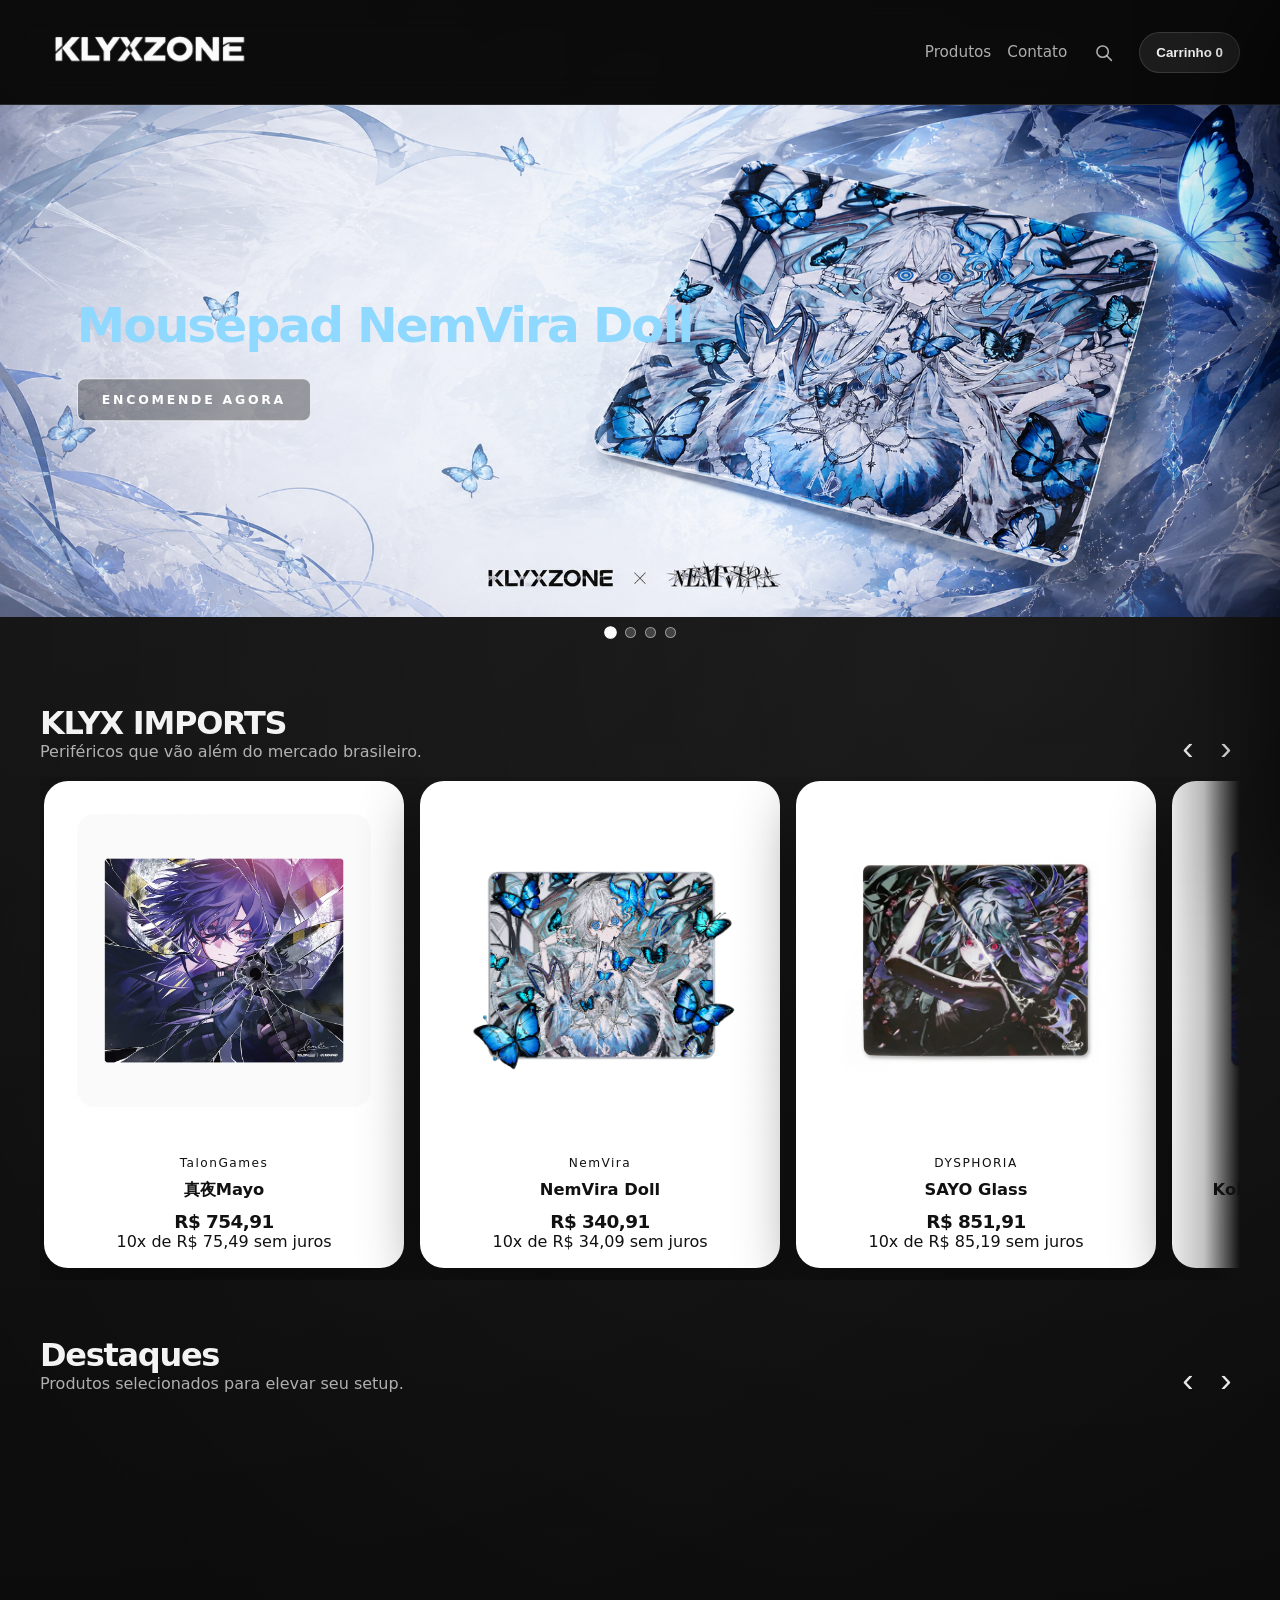
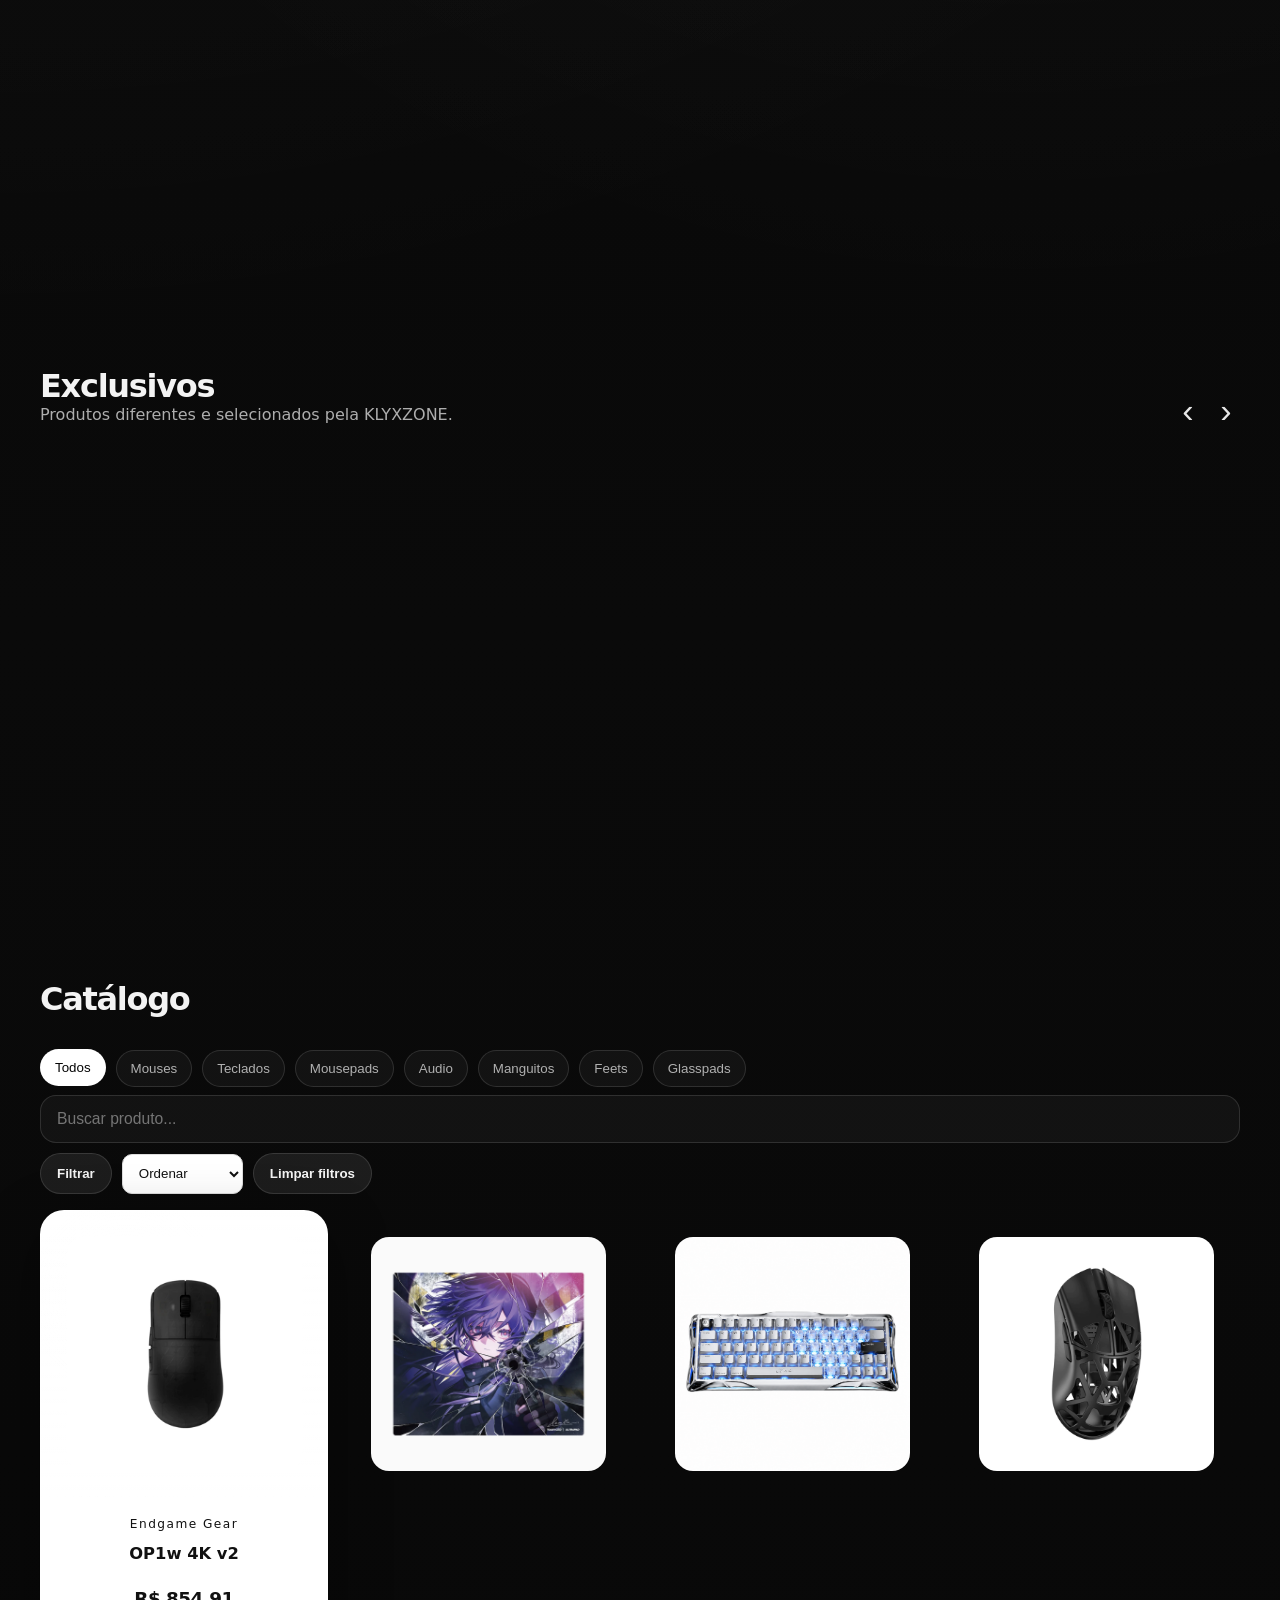
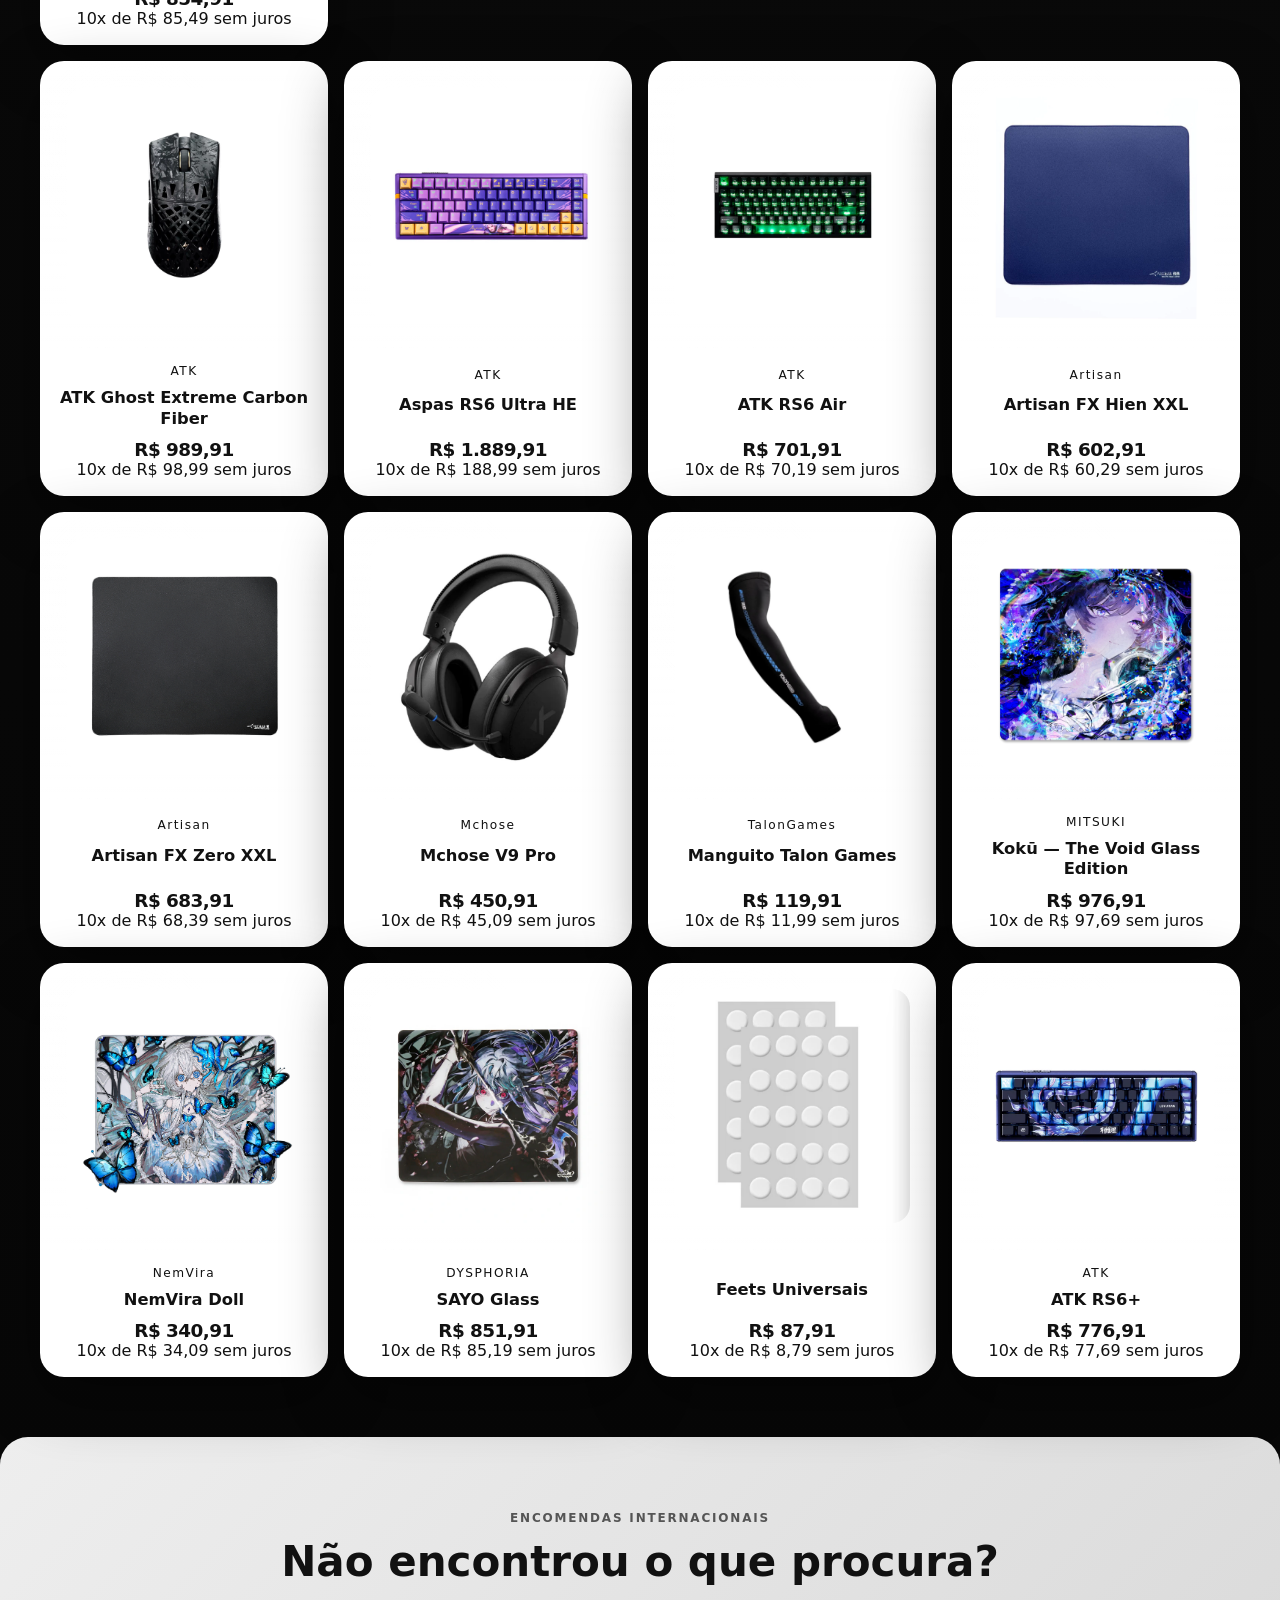
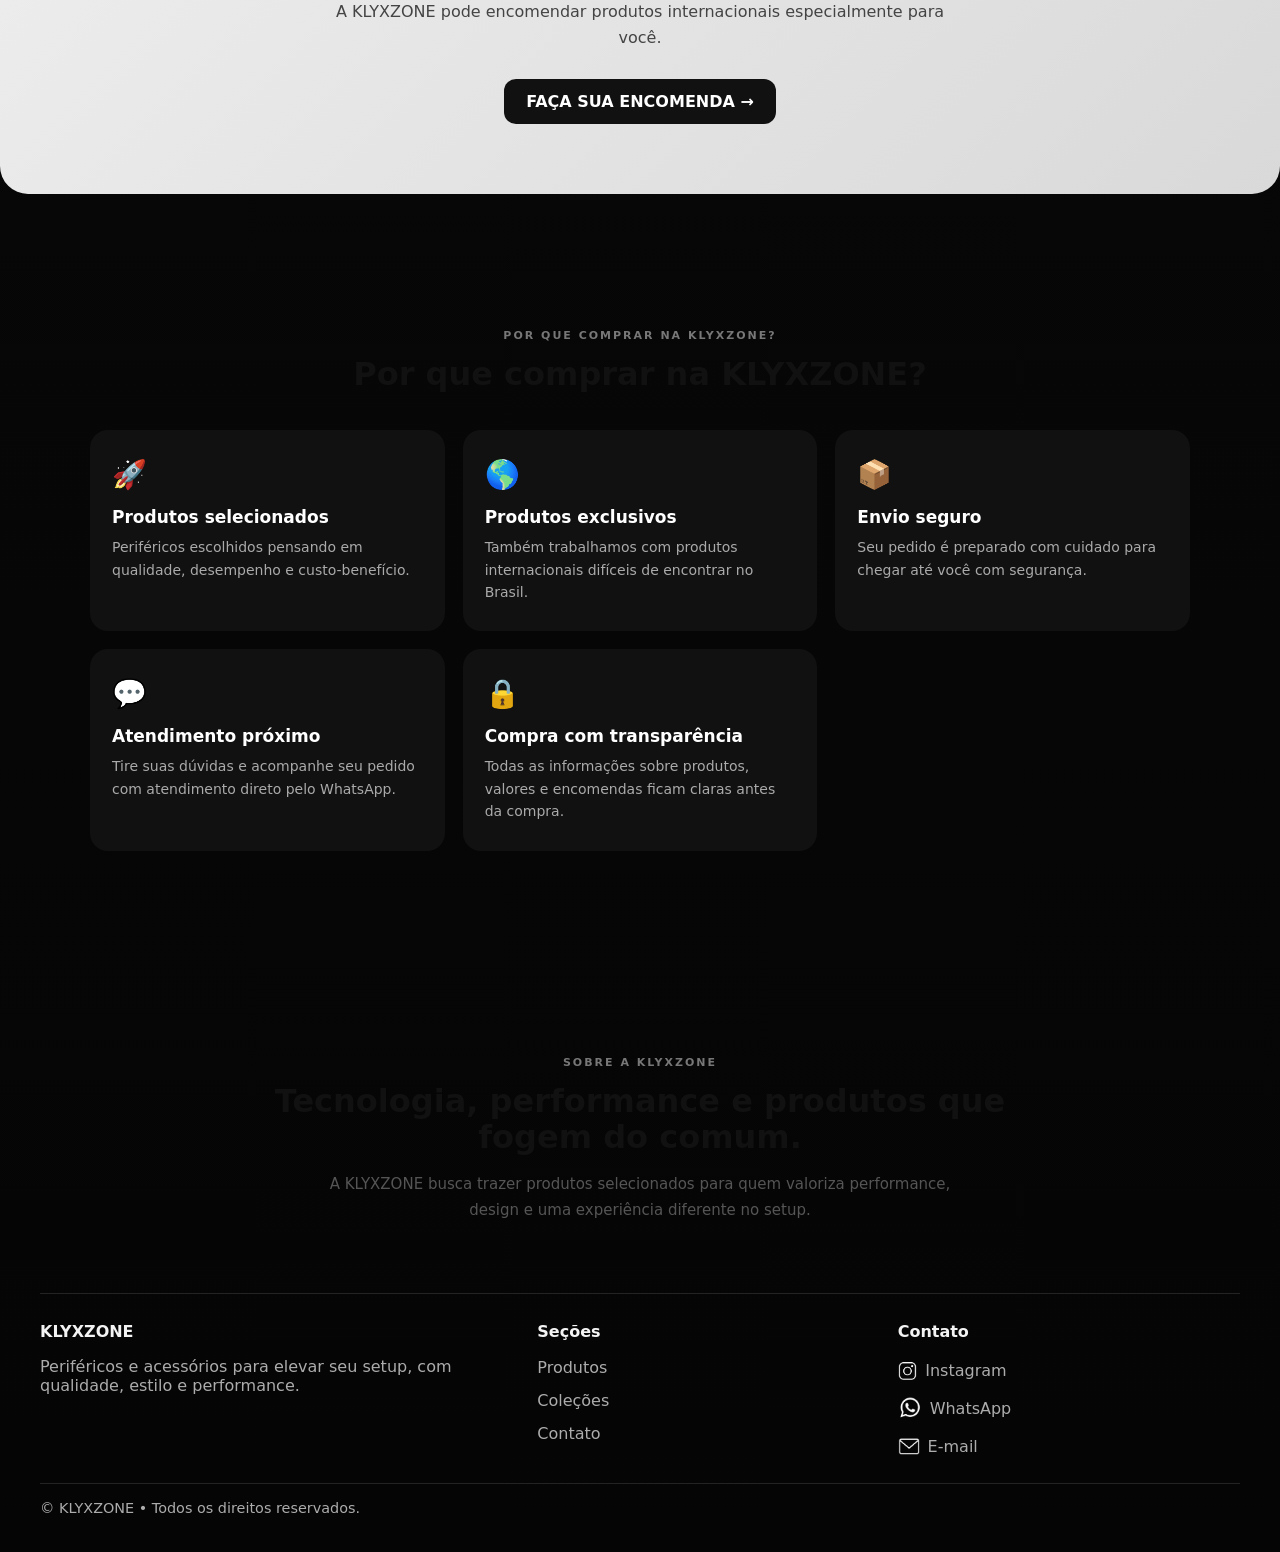
<file: index.html>
<!DOCTYPE html>
<html lang="pt-BR">
<head>
  <meta charset="UTF-8" />
  <meta name="viewport" 
    content="width=device-width,
    initial-scale=1.0">
  <link rel="icon" type="image/png"
    href="imagens1/favicon1.jpg">
  <title>KLYXZONE</title>
  <meta name="description" content="Tecnologia, performance e produtos que fogem do comum." />
  <link rel="stylesheet" href="./style.css?v=999" />
</head>
<body>
  <div class="topbar">
    <div class="wrap nav">
      <div class="brand">
        <img src="imagens1/klyxzone.png" alt="KLYXZONE" />
        
      </div>
      <div class="navlinks">
        <a href="#produtos">Produtos</a>
  
        <a href="#contato">Contato</a>

<div class="header-search-wrap">
  <button
    class="header-search-toggle"
    id="headerSearchToggle"
    type="button"
    aria-label="Buscar"
    aria-expanded="false"
  >
    <svg viewBox="0 0 24 24" aria-hidden="true">
      <circle cx="11" cy="11" r="6.5"></circle>
      <line x1="16" y1="16" x2="21" y2="21"></line>
    </svg>
  </button>

  <div class="header-search-box" id="headerSearchBox">

  <input
    id="headerSearch"
    type="text"
    placeholder="Buscar produto..."
    autocomplete="off"
  />

  <div class="header-search-results" id="headerSearchResults"></div>

</div>
</div>

<button class="btn" id="openCart">
  Carrinho <span id="cartCount">0</span>
</button>
        
      </div>
    </div>
  </div>

  <main class="wrap">
   <section class="hero">

  <div class="hero-slider" id="heroSlider">

<!-- =========================
     BANNER 1 — MAYO
========================== -->
<div class="hero-slide active">

  <div class="hero-grid">

    <div class="hero-main">

      <img
        class="hero-banner"
        src="imagens1/bannermayo7.png"
        alt="MAYO ULTRAPAD S3"
      >  
      
      <div class="mayo-content">

  <div class="mayo-label">
    GLASSPAD
  </div>

  <div class="mayo-title">
     真夜 MAYO
  </div>

  <a
  href="produto.html?id=15"
  class="mayo-button"
  data-product-id="15"
>
  ENCOMENDE AGORA
</a>

</div>
    </div>

  </div>

</div>

    <!-- =========================
     BANNER 2 — gravstar
========================== -->
<div class="hero-slide">
  <div class="hero-grid">

    <div class="hero-main">

      <img
        class="hero-banner"
        src="imagens1/gravstarbanner.png"
        alt="Gravastar"
      >

      <div class="gravastar-content">

        <div class="gravastar-title">
          GravaStar
        </div>

        <a href="encomendas.html" class="gravastar-button">
          ENCOMENDE AGORA
        </a>

      </div>

    </div>

  </div>
</div>


    <!-- =========================
     BANNER 3 — NEMVIRA
========================= -->

<div class="hero-slide">

  <div class="hero-grid">

    <div class="hero-main">

      <img
        class="hero-banner"
        src="imagens1/nemvirabanner.png"
        alt="Mousepad NemVira Doll"
      >

      <div class="gravastar-content">

        <div class="gravastar-title">
          Mousepad NemVira Doll
        </div>

        <a
        href="produto.html?id=10"
        class="gravastar-button"
        data-product-id="10"
      >
           ENCOMENDE AGORA
           </a>
      </div>

    </div>

  </div>

</div>
    
    

    <!-- =========================
         BANNER 3 — ENCOMENDAS
    ========================== -->
    <div class="hero-slide">

  <div class="hero-grid">

    <div class="hero-main hero-order">

      <div class="hero-copy">

        <div class="hero-badge">
          ENCOMENDAS
        </div>

        <div class="eyebrow">
          Produtos exclusivos de fora do Brasil
        </div>

        <h1>
          Encomendas internacionais.
        </h1>

        <p>
          Encontre produtos exclusivos que não estão disponíveis
          no Brasil e deixe a KLYXZONE cuidar da importação para você.
        </p>

        <div class="cta-row">
          <a
            class="btn primary"
            href="encomendas.html"
          >
            Saiba mais →
          </a>
        </div>

      </div>

      <img
        class="hero-banner"
        src="imagens1/bannerglobo.png"
        alt="Encomendas internacionais"
      >

    </div>

  </div>

</div>

  </div>


  <div class="hero-dots" id="heroDots">

    <button
      class="hero-dot active"
      data-slide="0"
      aria-label="Banner 1"
    ></button>

    <button
      class="hero-dot"
      data-slide="1"
      aria-label="Banner 2"
    ></button>

    <button
    class="hero-dot"
    data-slide="2"
    aria-label="Banner 3"
  ></button>

  <button
  class="hero-dot"
  data-slide="3"
  aria-label="Banner 4"
></button>


  </div>

</section>
    <!-- =========================
     KLYX GLOBAL
========================= -->

<section class="section product-shelf" id="global">

  <div class="section-head">
    <div>
      <h2>KLYX IMPORTS</h2>
      <p>Periféricos que vão além do mercado brasileiro.</p>
    </div>

  <div class="shelf-arrows">
    <button class="shelf-arrow shelf-prev" aria-label="Produtos anteriores">‹</button>
    <button class="shelf-arrow shelf-next" aria-label="Próximos produtos">›</button>
      
    </div>
  </div>

  <div class="horizontal-products" id="globalGrid"></div>

</section>


<!-- =========================
     DESTAQUES
========================= -->

<section class="section product-shelf">

  <div class="section-head">
    <div>
      <h2>Destaques</h2>
      <p>Produtos selecionados para elevar seu setup.</p>
    </div>

   <div class="shelf-arrows">
    <button class="shelf-arrow shelf-prev" aria-label="Produtos anteriores">‹</button>
    <button class="shelf-arrow shelf-next" aria-label="Próximos produtos">›</button>
      
  </div>
</div>

  <div class="horizontal-products" id="featuredGrid"></div>

</section>


<!-- =========================
     EXCLUSIVOS
========================= -->

<section class="section product-shelf">

  <div class="section-head">
    <div>
      <h2>Exclusivos</h2>
      <p>Produtos diferentes e selecionados pela KLYXZONE.</p>
    </div>

    <div class="shelf-arrows">
    <button class="shelf-arrow shelf-prev" aria-label="Produtos anteriores">‹</button>
    <button class="shelf-arrow shelf-next" aria-label="Próximos produtos">›</button>
      
  </div>
</div>

  <div class="horizontal-products" id="exclusiveGrid"></div>

</section>

    <section class="section panel" id="produtos">
      <div class="section-head">
        <div>
          <h2>Catálogo</h2>
        </div>
      </div>

      <div class="chips" id="chips"></div>

      <div class="toolbar">

  <input
    class="search"
    id="search"
    type="text"
    placeholder="Buscar produto..."
  />

  <button class="btn" id="toggleFilters">
    Filtrar
  </button>

  <select class="sort-select" id="sortProducts">
    <option value="default">Ordenar</option>
    <option value="price-asc">Menor preço</option>
    <option value="price-desc">Maior preço</option>
    <option value="name-asc">Nome: A–Z</option>
    <option value="name-desc">Nome: Z–A</option>
  </select>

  <button class="btn" id="clearFilters">
    Limpar filtros
  </button>

</div>

<div class="filter-panel" id="filterPanel">

  <div class="filter-group">

    <label for="brandFilter">
      Marca
    </label>

    <select id="brandFilter">
      <option value="all">
        Todas as marcas
      </option>
    </select>

  </div>

  <div class="filter-group">

    <label for="priceFilter">
      Preço
    </label>

    <select id="priceFilter">
      <option value="all">
        Qualquer preço
      </option>
      <option value="300">
        Até R$ 300
      </option>
      <option value="500">
        Até R$ 500
      </option>
      <option value="700">
        Até R$ 700
      </option>
      <option value="1000">
        Até R$ 1.000
      </option>
      <option value="1500">
        Até R$ 1.500
      </option>
      <option value="1500plus">
        Acima de R$ 1.500
      </option>
    </select>

  </div>

</div>
      <div class="grid" id="grid"></div>
    </section>
  </main>


  <!-- DESTAQUE DE ENCOMENDAS -->
<section class="order-highlight">
  <div class="order-highlight-content">
    <span class="order-highlight-label">ENCOMENDAS INTERNACIONAIS</span>

    <h2>Não encontrou o que procura?</h2>

    <p>
      A KLYXZONE pode encomendar produtos internacionais
      especialmente para você.
    </p>

    <a href="encomendas.html" class="order-highlight-button">
      FAÇA SUA ENCOMENDA →
    </a>
  </div>
</section>

  <!-- POR QUE COMPRAR NA KLYXZONE -->
<section class="why-klyxzone">
  <div class="why-klyxzone-content">

    <span class="why-klyxzone-label">POR QUE COMPRAR NA KLYXZONE?</span>

    <h2>Por que comprar na KLYXZONE?</h2>

    <div class="why-klyxzone-grid">

      <div class="why-klyxzone-card">
        <div class="why-klyxzone-icon">🚀</div>
        <h3>Produtos selecionados</h3>
        <p>
          Periféricos escolhidos pensando em qualidade, desempenho e custo-benefício.
        </p>
      </div>

      <div class="why-klyxzone-card">
        <div class="why-klyxzone-icon">🌎</div>
        <h3>Produtos exclusivos</h3>
        <p>
          Também trabalhamos com produtos internacionais difíceis de encontrar no Brasil.
        </p>
      </div>

      <div class="why-klyxzone-card">
        <div class="why-klyxzone-icon">📦</div>
        <h3>Envio seguro</h3>
        <p>
          Seu pedido é preparado com cuidado para chegar até você com segurança.
        </p>
      </div>

      <div class="why-klyxzone-card">
        <div class="why-klyxzone-icon">💬</div>
        <h3>Atendimento próximo</h3>
        <p>
          Tire suas dúvidas e acompanhe seu pedido com atendimento direto pelo WhatsApp.
        </p>
      </div>

      <div class="why-klyxzone-card">
        <div class="why-klyxzone-icon">🔒</div>
        <h3>Compra com transparência</h3>
        <p>
          Todas as informações sobre produtos, valores e encomendas ficam claras antes da compra.
        </p>
      </div>

    </div>
  </div>
</section>

  <!-- SOBRE A KLYXZONE -->
<section class="about-klyxzone">
  <div class="about-klyxzone-content">
    <span class="about-klyxzone-label">SOBRE A KLYXZONE</span>

    <h2>Tecnologia, performance e produtos que fogem do comum.</h2>

    <p>
      A KLYXZONE busca trazer produtos selecionados para quem valoriza
      performance, design e uma experiência diferente no setup.
    </p>
  </div>
</section>
  

  <footer class="wrap" id="contato">
    <div class="footer-grid">
      <div>
        <h3>KLYXZONE</h3>
        <p>
          Periféricos e acessórios para elevar seu setup, com qualidade, estilo e performance.
        </p>
      </div>
      <div>
        <h3>Seções</h3>
        <a href="#produtos">Produtos</a>
        <a href="#colecoes">Coleções</a>
        <a href="#contato">Contato</a>
      </div>
      <div>
        <h3>Contato</h3>
        <a href="https://www.instagram.com/klyxzone/"target="_blank">
          <img src="imagens1/icones/instagram1.png"
          alt="instagram1">
          Instagram
        </a>
        <a href="https://wa.me/5531972247548?text=Olá!%20Gostaria%20de%20saber%20mais%20sobre%20os%20produtos%20da%20KLYXZONE." target="_blank">
          <img src="imagens1/icones/whatsapp1.png"
          alt="whatsapp1">
          WhatsApp
        </a>
        <a href="#">
          <img src="imagens1/icones/email1.png"
            alt="email1">
          E-mail</a>
      </div>
    </div>
    <div class="copyright">
         © KLYXZONE • Todos os direitos reservados.
    </div>
  </footer>

  <div class="overlay" id="overlay"></div>
  <aside class="drawer" id="drawer" aria-hidden="true">
    <div class="drawer-head">
      <strong>Carrinho</strong>
      <button class="btn" id="closeCart">Fechar</button>
    </div>
    <div class="drawer-body" id="cartItems"></div>
    <div class="drawer-foot">
      <div class="totals">
        <span>Itens</span>
        <strong id="cartItemsCount">0</strong>
      </div>
      <div class="totals">
        <span>Total</span>
        <strong id="cartTotal">R$ 0,00</strong>
      </div>
      <button class="btn primary"
        id="checkoutButton">Finalizar pedido</
                                              button>
    </div>
  </aside>
  <script src="script.js"></script>

<script>
  const headerSearchWrap =
    document.querySelector(".header-search-wrap");

  const headerSearchToggle =
    document.getElementById("headerSearchToggle");

  const headerSearch =
    document.getElementById("headerSearch");

  const headerSearchResults =
    document.getElementById("headerSearchResults");

  const moneyHeaderSearch = value =>
    value.toLocaleString("pt-BR", {
      style: "currency",
      currency: "BRL"
    });

  headerSearchToggle.addEventListener("click", () => {
    const isOpen =
      headerSearchWrap.classList.toggle("active");

    headerSearchToggle.setAttribute(
      "aria-expanded",
      isOpen
    );

    if (isOpen) {
      setTimeout(() => {
        headerSearch.focus();
      }, 300);
    } else {
      headerSearch.value = "";
      headerSearchResults.innerHTML = "";
      headerSearchResults.classList.remove("active");
    }
  });

  headerSearch.addEventListener("input", () => {
    const query =
      headerSearch.value.trim().toLowerCase();

    headerSearchResults.innerHTML = "";

    if (!query) {
      headerSearchResults.classList.remove("active");
      return;
    }

    const results = products
      .filter(product =>
        [
          product.name,
          product.desc,
          product.category,
          product.brand
        ]
          .filter(Boolean)
          .join(" ")
          .toLowerCase()
          .includes(query)
      )
      .slice(0, 5);

    if (!results.length) {
      headerSearchResults.innerHTML = `
        <div class="header-search-no-results">
          <strong>Não encontrou o que procura?</strong>
          <span>A KLYXZONE pode encomendar para você.</span>
          <a href="encomendas.html">
            FAÇA SUA ENCOMENDA →
          </a>
        </div>
      `;

      headerSearchResults.classList.add("active");
      return;
    }

    results.forEach(product => {
      const result =
        document.createElement("div");

      result.className =
        "header-search-result";

      result.innerHTML = `
        ${
          product.image
            ? `<img
                src="${product.image}"
                alt="${product.name}"
              >`
            : `<div class="header-search-result-placeholder"></div>`
        }

        <div class="header-search-result-info">

          <div class="header-search-result-name">
            ${product.name}
          </div>

          <div class="header-search-result-meta">
            ${product.brand || product.category}
          </div>

          <div class="header-search-result-price">
            ${moneyHeaderSearch(product.price)}
          </div>

        </div>
      `;

      result.addEventListener("click", () => {
        localStorage.setItem(
          "klyxSelectedProduct",
          JSON.stringify(product)
        );

        window.location.href =
          `produto.html?id=${product.id}`;
      });

      headerSearchResults.appendChild(result);
    });

    headerSearchResults.classList.add("active");
  });

  document.addEventListener("click", event => {
    if (!headerSearchWrap.contains(event.target)) {
      headerSearchWrap.classList.remove("active");

      headerSearchToggle.setAttribute(
        "aria-expanded",
        "false"
      );

      headerSearchResults.innerHTML = "";

      headerSearchResults.classList.remove("active");
    }
  });
</script>


  <script>
  document
    .querySelectorAll("[data-product-id]")
    .forEach(button => {

      button.addEventListener("click", () => {

        const productId =
          Number(button.dataset.productId);

        const product =
          products.find(
            item => item.id === productId
          );

        if (!product) return;

        localStorage.setItem(
          "klyxSelectedProduct",
          JSON.stringify(product)
        );

      });

    });
</script>

</body>
</file>
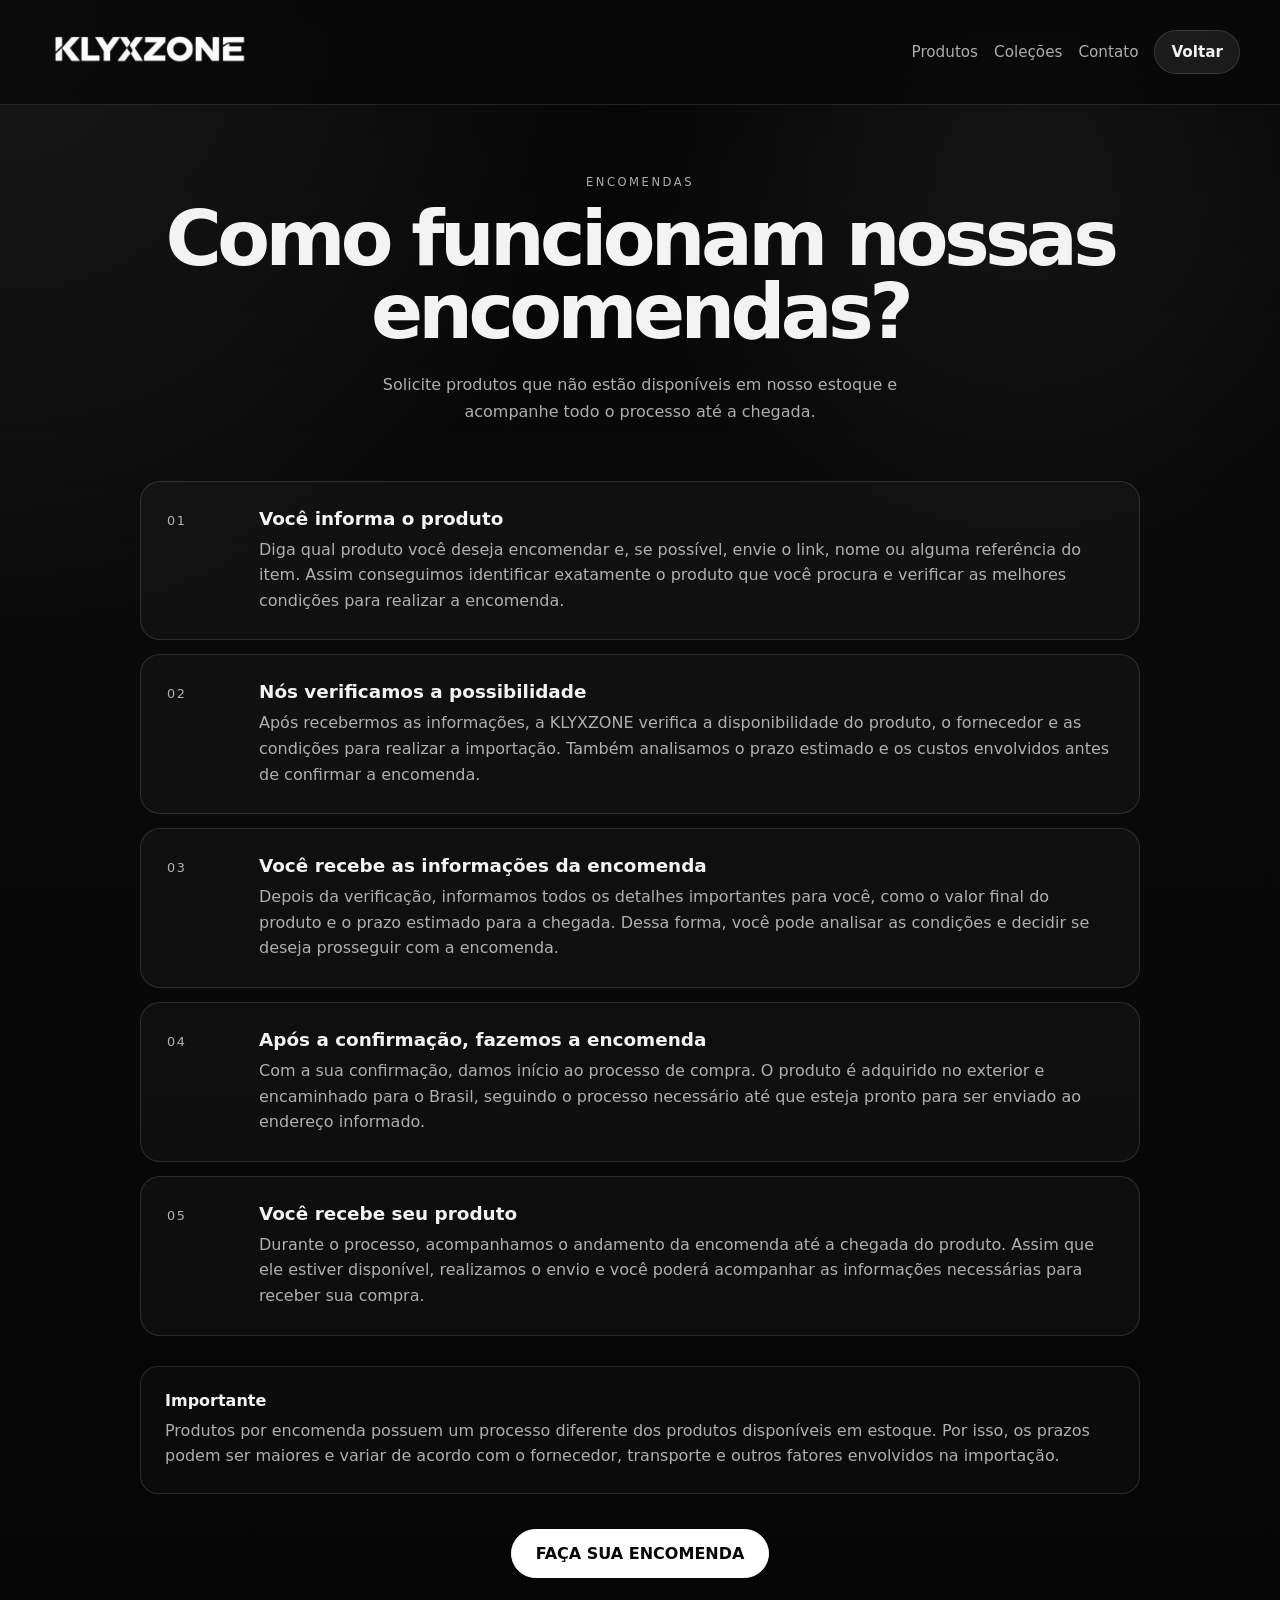
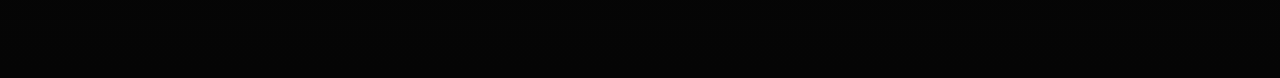
<file: encomendas.html>
<!DOCTYPE html>
<html lang="pt-BR">

<head>
  <meta charset="UTF-8">
  <meta name="viewport" content="width=device-width, initial-scale=1.0">

  <link rel="icon" type="image/png" href="imagens1/favicon1.jpg">
  <link rel="stylesheet" href="style.css">

  <title>KLYXZONE • Encomendas</title>
</head>

<body>

  <div class="topbar">
    <div class="wrap nav">

      <a class="brand" href="index.html">
        <img src="imagens1/klyxzone.png" alt="Logo KLYXZONE">
      </a>

      <div class="navlinks">

        <a href="index.html#produtos">
          Produtos
        </a>

        <a href="index.html#colecoes">
          Coleções
        </a>

        <a href="index.html#contato">
          Contato
        </a>

        <a class="btn" href="index.html">
          Voltar
        </a>

      </div>

    </div>
  </div>

  <main class="wrap">

    <section class="order-page">

      <div class="order-header">

        <div class="order-eyebrow">
          ENCOMENDAS
        </div>

        <h1>
          Como funcionam nossas encomendas?
        </h1>

        <p>
          Solicite produtos que não estão disponíveis em nosso estoque
          e acompanhe todo o processo até a chegada.
        </p>

      </div>


      <div class="order-steps">

        <div class="order-step">

          <span class="order-step-number">
            01
          </span>

          <div>
            <h2>
              Você informa o produto
            </h2>

            <p>
              Diga qual produto você deseja encomendar e, se possível, envie o link, nome ou alguma referência do item. Assim conseguimos identificar exatamente o produto que você procura e verificar as melhores condições para realizar a encomenda.
            </p>
          </div>

        </div>


        <div class="order-step">

          <span class="order-step-number">
            02
          </span>

          <div>
            <h2>
              Nós verificamos a possibilidade
            </h2>

            <p>
              Após recebermos as informações, a KLYXZONE verifica a disponibilidade do produto, o fornecedor e as condições para realizar a importação. Também analisamos o prazo estimado e os custos envolvidos antes de confirmar a encomenda.
            </p>
          </div>

        </div>


        <div class="order-step">

          <span class="order-step-number">
            03
          </span>

          <div>
            <h2>
              Você recebe as informações da encomenda
            </h2>

            <p>
              Depois da verificação, informamos todos os detalhes importantes para você, como o valor final do produto e o prazo estimado para a chegada. Dessa forma, você pode analisar as condições e decidir se deseja prosseguir com a encomenda.
            </p>

          </div>

        </div>


        <div class="order-step">

          <span class="order-step-number">
            04
          </span>

          <div>
            <h2>
              Após a confirmação, fazemos a encomenda
            </h2>

            <p>
              Com a sua confirmação, damos início ao processo de compra. O produto é adquirido no exterior e encaminhado para o Brasil, seguindo o processo necessário até que esteja pronto para ser enviado ao endereço informado.
            </p>
          </div>

        </div>


        <div class="order-step">

          <span class="order-step-number">
            05
          </span>

          <div>
            <h2>
              Você recebe seu produto
            </h2>

            <p>
              Durante o processo, acompanhamos o andamento da encomenda até a chegada do produto. Assim que ele estiver disponível, realizamos o envio e você poderá acompanhar as informações necessárias para receber sua compra.
            </p>
          </div>

        </div>

      </div>
      
      <div class="order-notice">

        <strong>
          Importante
        </strong>

        <p>
          Produtos por encomenda possuem um processo diferente dos produtos disponíveis em estoque. Por isso, os prazos podem ser maiores e variar de acordo com o fornecedor, transporte e outros fatores envolvidos na importação.
        </p>

      </div>
      
      <div class="order-action">

        <a
          href="#"
          class="btn primary"
          id="orderWhatsapp"
        >
          FAÇA SUA ENCOMENDA
        </a>

      </div>

    </section>

  </main>

  <script>
  const orderWhatsapp = document.getElementById("orderWhatsapp");

  orderWhatsapp.addEventListener("click", (event) => {
    event.preventDefault();

    const message =
      "Olá! Gostaria de fazer uma encomenda pela KLYXZONE";

    const whatsappNumber = "5531972247548";

    const whatsappUrl =
      `https://wa.me/${whatsappNumber}?text=${message}`;

    window.open(whatsappUrl, "_blank");
  });
</script>

</body>
</html>
</file>
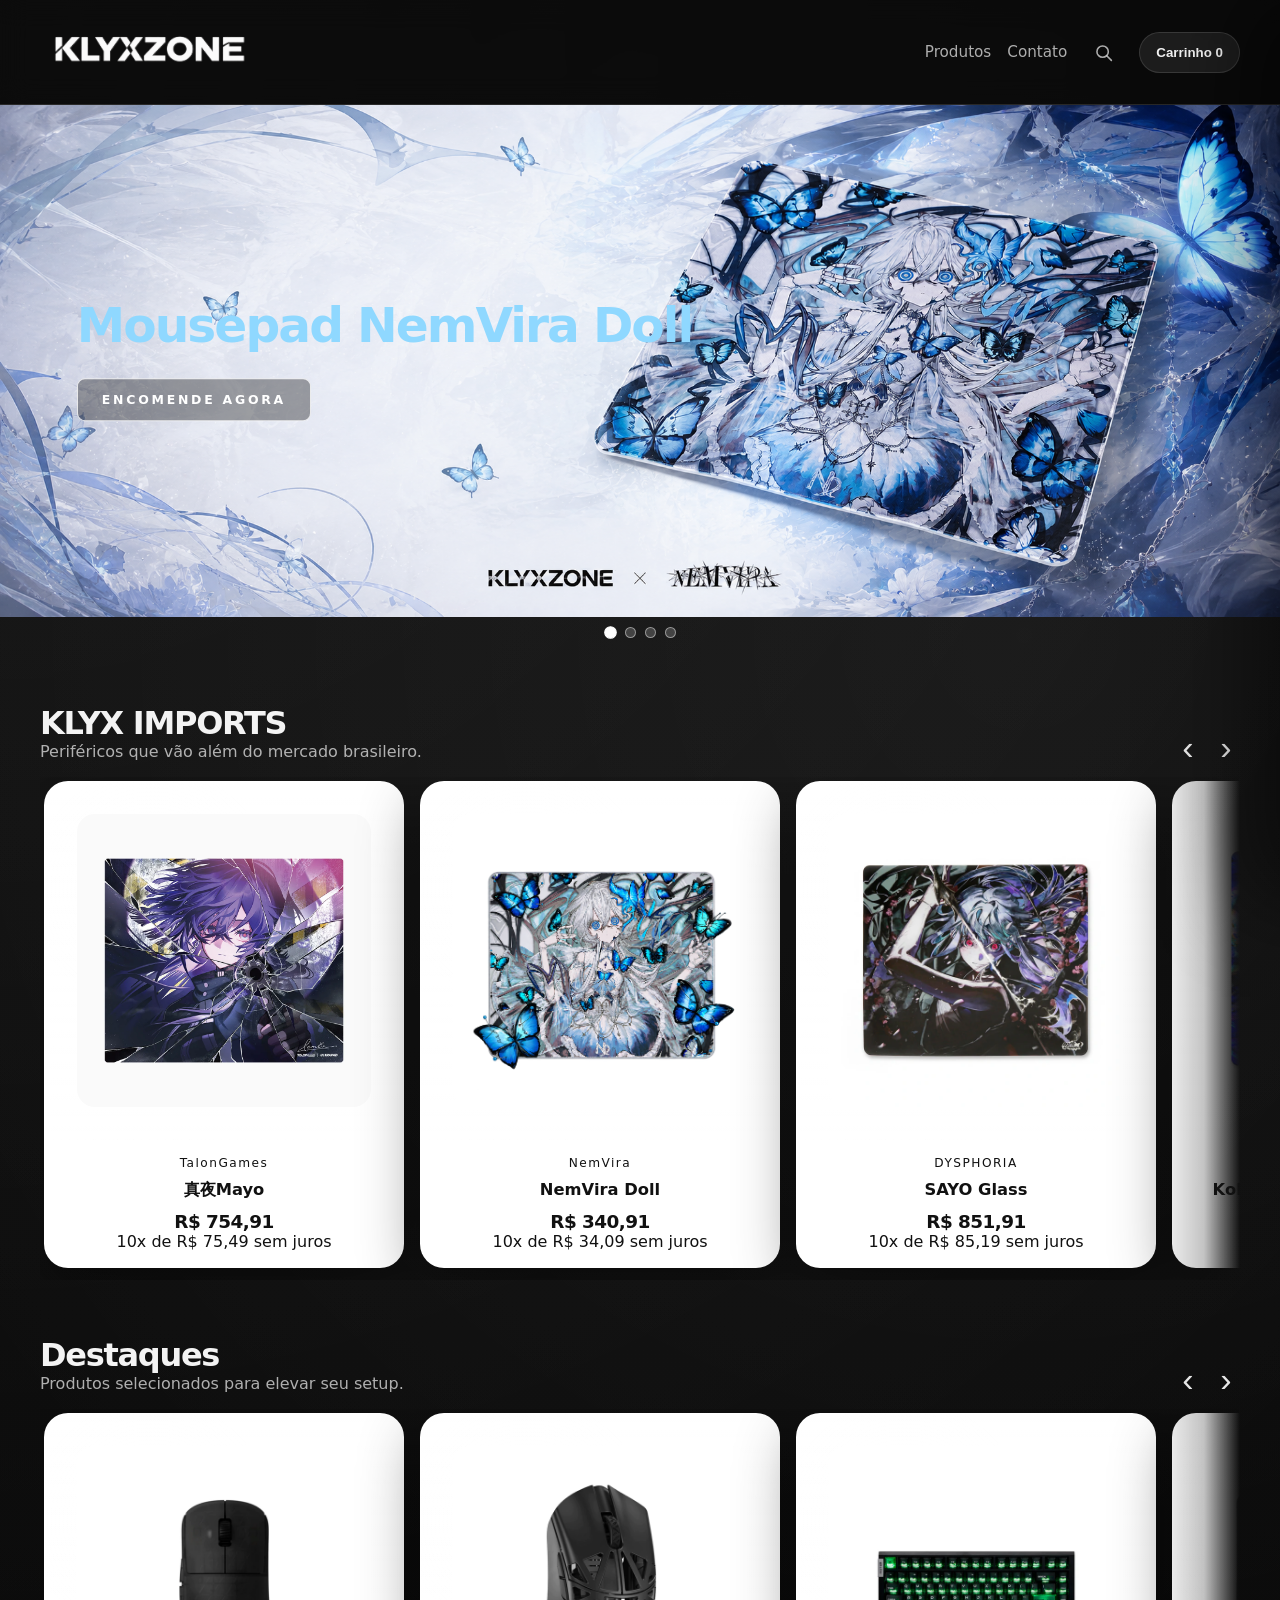
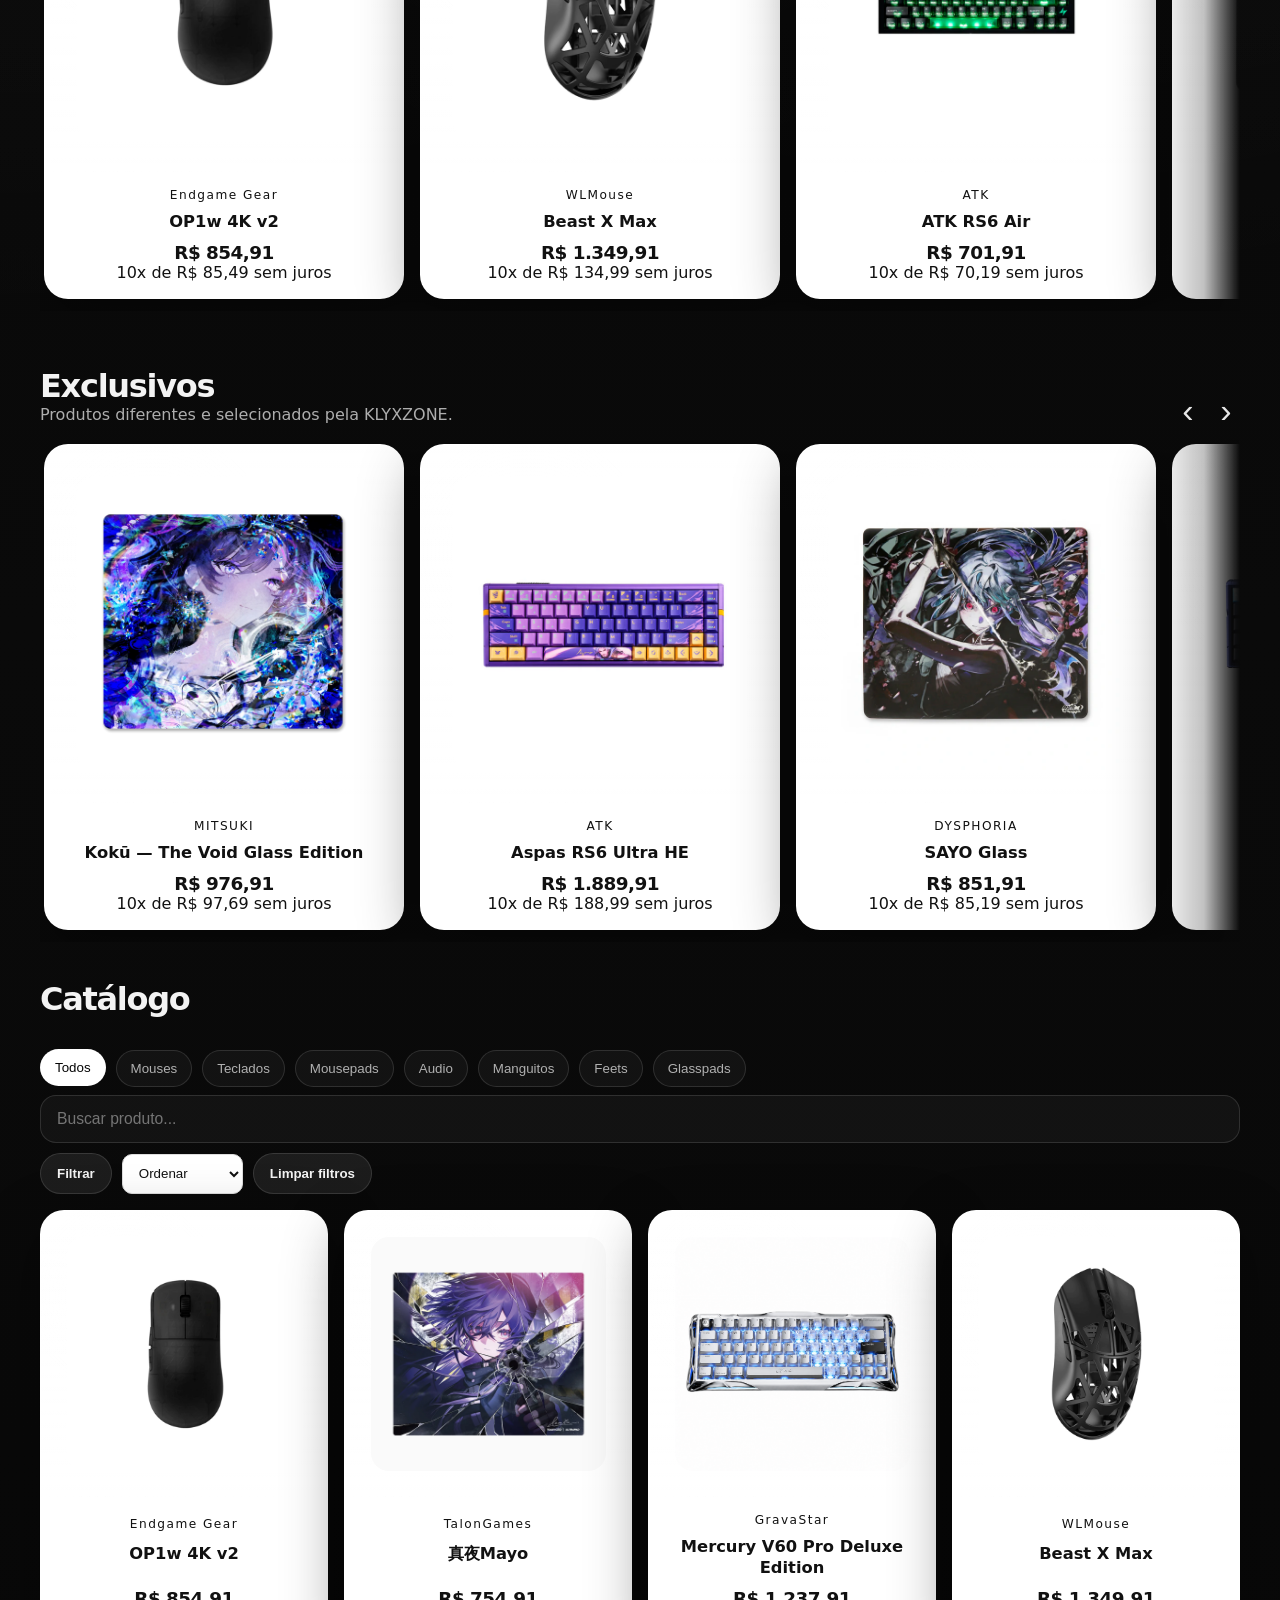
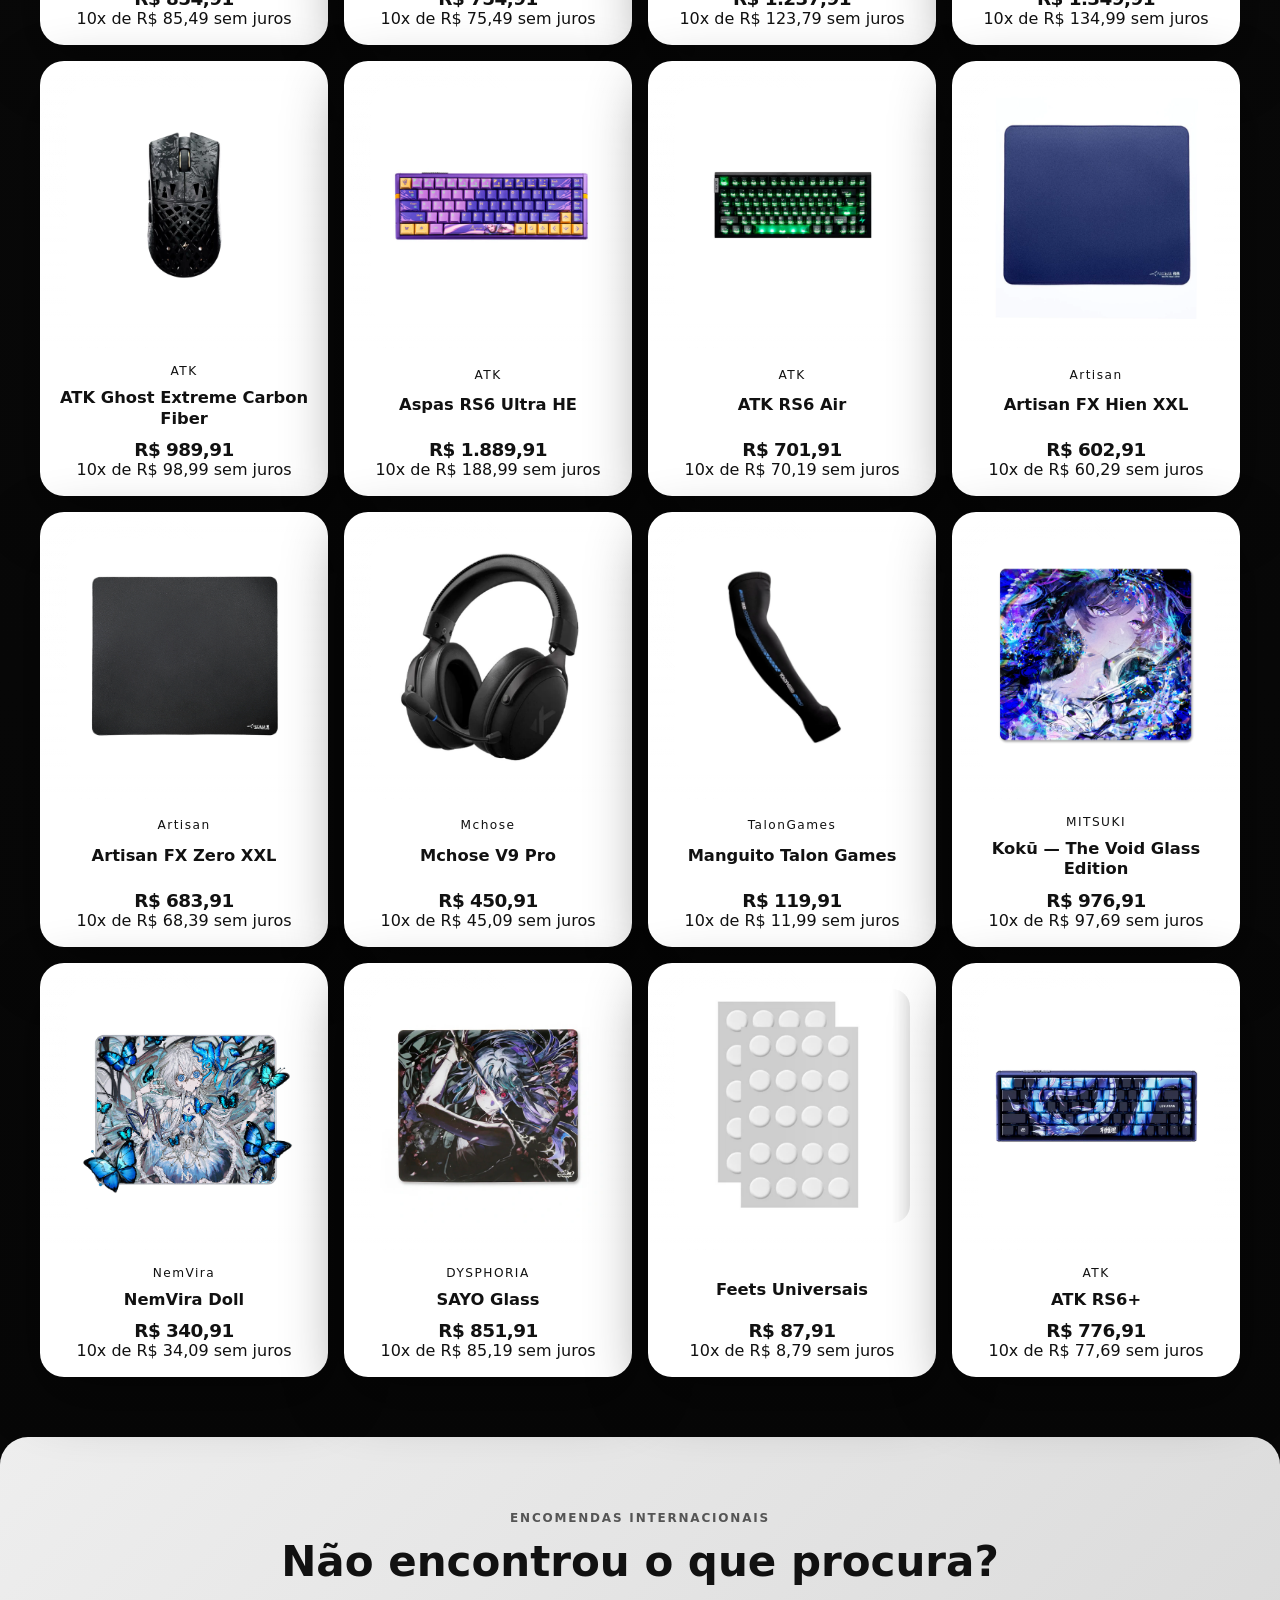
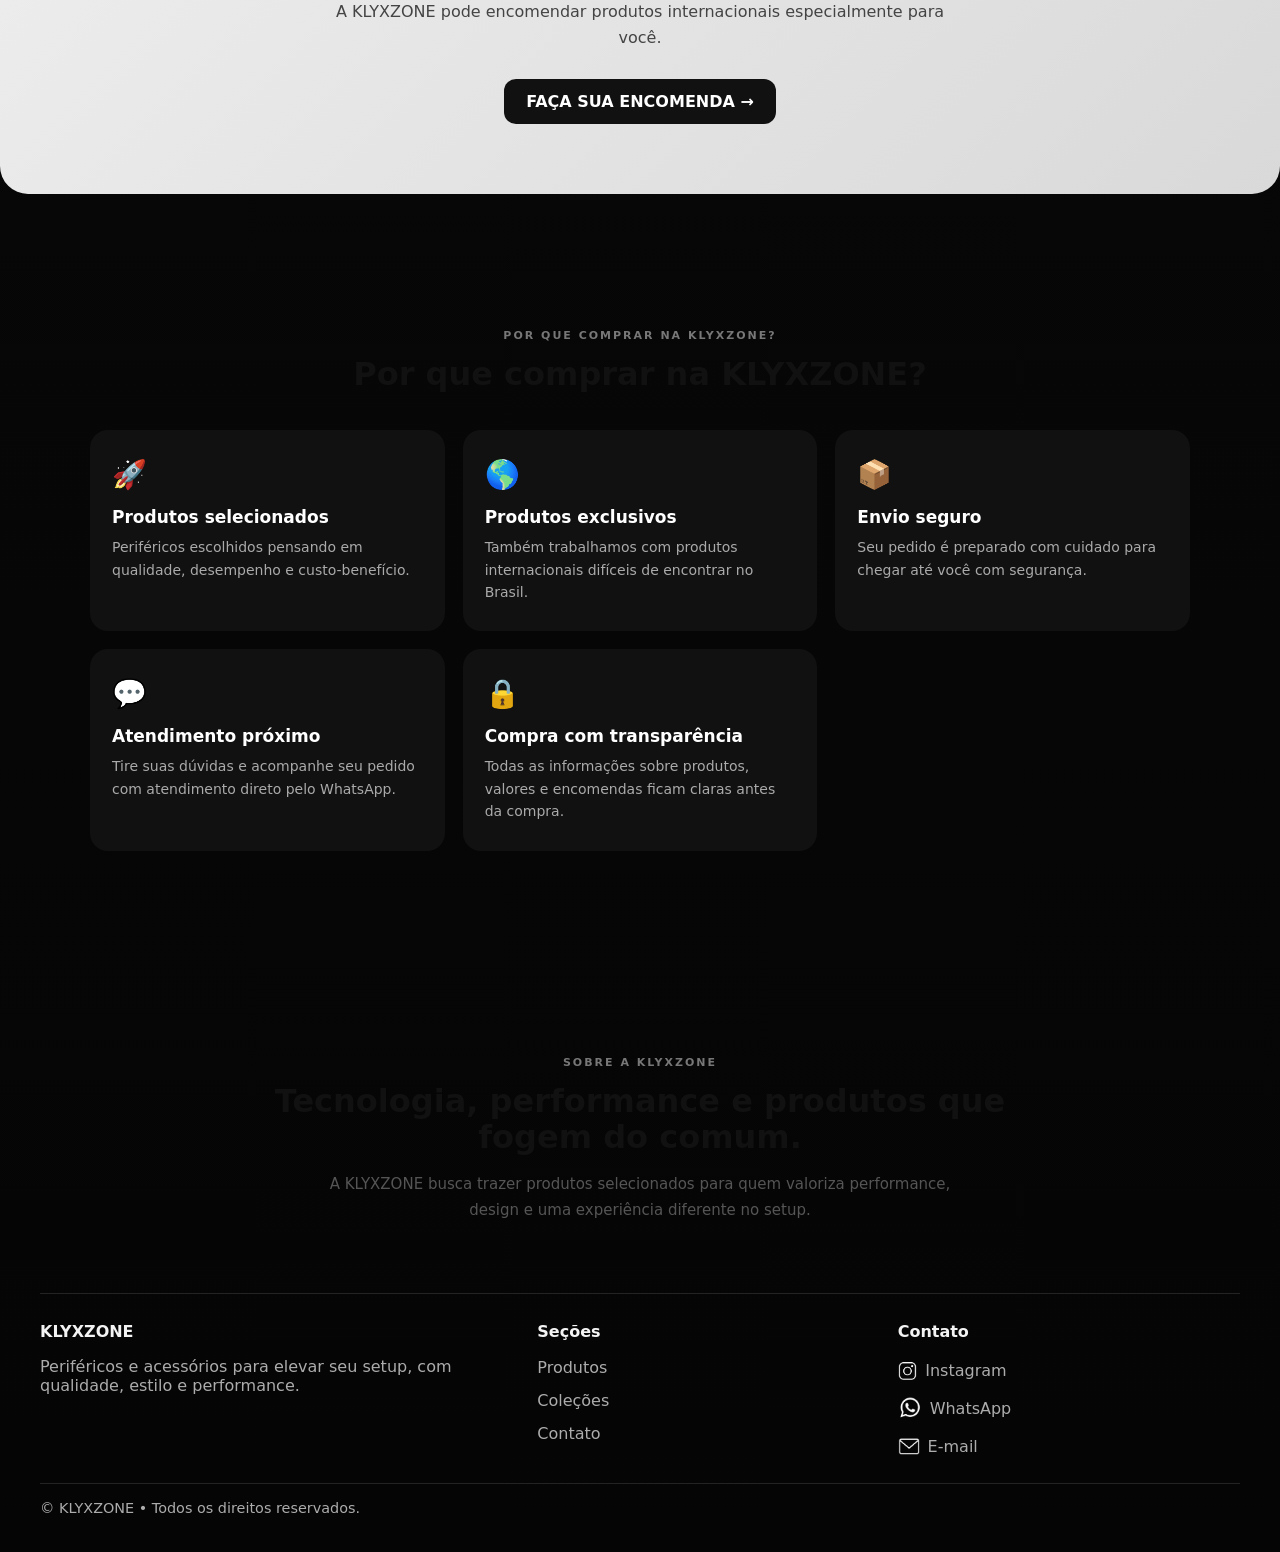
<file: produto.html>
<!DOCTYPE html>
<html lang="pt-BR">
<head>
  <meta charset="UTF-8">
  <meta name="viewport" content="width=device-width, initial-scale=1.0">

  <link rel="icon" type="image/png" href="imagens1/favicon1.jpg">
  <link rel="stylesheet" href="style.css?v=999">

  <title>KLYXZONE • Produto</title>
</head>

<body>

  <div class="topbar">
    <div class="wrap nav">

      <a class="brand" href="index.html">
        <img src="imagens1/klyxzone.png" alt="Logo KLYXZONE">
      </a>

       <div class="navlinks">
   <a href="index.html#produtos">Produtos</a>
   <a href="index.html#contato">Contato</a>

   <button class="btn" id="openCart">
     Carrinho <span id="cartCount">0</span>
   </button>

   <a class="btn" href="index.html#produtos">
     Voltar
   </a>
</div>
      
  </div>


  <main class="wrap">

    <section class="product-page">

      <div class="product-gallery">

        <div class="product-main-image" id="productMainImage">
        </div>

        <div class="product-thumbnails" id="productThumbnails">
        </div>

      </div>


      <div class="product-info">

   <div class="product-breadcrumb">
     <a href="index.html">Início</a>
     <span>›</span>
     <a href="index.html#produtos" id="breadcrumbCategory">Categoria</a>
     <span>›</span>
     <span class="current" id="breadcrumbProduct">Produto</span>
  </div>

  <div class="product-category" id="productCategory">
    Categoria
  </div>

  <h1 id="productName">
    Produto
  </h1>

        <div class="product-price" id="productPrice">
          R$ 0,00
        </div>

        <div class="product-installments">
          ou <strong id="installmentPrice">10x de R$ 0,00</strong> sem juros
        </div>

        <div class="product-payment">
          Pagamento seguro • Pix e cartão
        </div>


        <div class="product-quantity">

          <span>QUANTIDADE</span>

          <div class="product-quantity-controls">

            <button id="decreaseProduct">
              −
            </button>

            <strong id="productQuantity">
              1
            </strong>

            <button id="increaseProduct">
              +
            </button>

          </div>

        </div>


        <button class="product-add-button" id="addProductToCart">
          ADICIONAR AO CARRINHO
        </button>


        <div class="product-shipping">

          <strong>Calcular frete</strong>

          <div class="shipping-form">

            <input
              type="text"
              id="shippingCep"
              placeholder="Digite seu CEP"
            >

            <button id="calculateShipping">
              Calcular
            </button>

          </div>

          <small id="shippingResult"></small>

        </div>


        <div class="product-description">

          <h2>Descrição</h2>

          <p id="productDescription">
          </p>

        </div>

      </div>

    </section>


    <section class="product-specs">

  <h2>Especificações</h2>

  <div class="specs-grid" id="productSpecs">
  </div>

</section>


<section class="related-products">

  <div class="section-head">
    <div>
      <h2>Você também pode gostar</h2>
      <p>Outros produtos que podem combinar com sua escolha.</p>
    </div>
  </div>

  <div
    class="horizontal-products"
    id="relatedProducts"
  ></div>

</section>

</main>

    <div class="overlay" id="overlay"></div>

<dialog class="drawer" id="drawer">

  <div class="drawer-head">
    <strong>Carrinho</strong>

    <button class="btn" id="closeCart">
      Fechar
    </button>
  </div>

  <div class="drawer-body" id="cartItems"></div>

  <div class="drawer-foot">

    <div class="totals">
      <span>Itens</span>
      <strong id="cartItemsCount">0</strong>
    </div>

    <div class="totals">
      <span>Total</span>
      <strong id="cartTotal">R$ 0,00</strong>
    </div>

    <button class="btn primary" id="checkoutButton">
      Finalizar pedido
    </button>

  </div>

</dialog>

  <script src="produto.js"></script>

</body>
</html>
</file>
<file: style.css>
:root {
      --bg: #070707;
      --bg-2: #0f0f10;
      --card: rgba(255,255,255,0.04);
      --card-2: rgba(255,255,255,0.07);
      --text: #f3f3f3;
      --muted: rgba(243,243,243,0.7);
      --line: rgba(255,255,255,0.12);
      --accent: #ffffff;
      --accent-2: #d8d8d8;
      --shadow: 0 20px 60px rgba(0,0,0,0.45);
      --radius: 24px;
    }
    * { box-sizing: border-box; }
    html { scroll-behavior: smooth; }
    body {
      margin: 0;
      font-family: Inter, ui-sans-serif, system-ui, -apple-system, BlinkMacSystemFont, "Segoe UI", Roboto, Arial, sans-serif;
      color: var(--text);
      background:
        radial-gradient(circle at top left, rgba(255,255,255,0.08), transparent 30%),
        radial-gradient(circle at 80% 10%, rgba(255,255,255,0.06), transparent 22%),
        linear-gradient(180deg, #050505, #0a0a0a 35%, #050505);
      min-height: 100vh;
    }
    a { color: inherit; text-decoration: none; }
    .wrap {
      width: min(1800px, calc(100% - 80px));
      margin: 0 auto;
    }
    .topbar {
      position: sticky;
      top: 0;
      z-index: 50;
      backdrop-filter: blur(14px);
      background: rgba(7,7,7,0.72);
      border-bottom: 1px solid var(--line);
    }
    .nav {
      display: flex;
      align-items: center;
      justify-content: space-between;
      gap: 16px;
      padding: 14px 0;
    }
    .brand {
      display: flex;
      align-items: center;
    }
    .brand img {
      width: 220px;
      height: auto;
      display: block;
      object-fit: contain;
      border-radius: 0;
      background: transparent;
      box-shadow: none;
}
    .brand strong {
      display: block;
      font-size: 1.05rem;
      letter-spacing: 0.12em;
    }
    .brand span {
      display: block;
      font-size: 0.84rem;
      color: var(--muted);
      margin-top: 2px;
    }
    .navlinks {
      display: flex;
      align-items: center;
      gap: 16px;
      flex-wrap: wrap;
      justify-content: flex-end;
      color: var(--muted);
      font-size: 0.95rem;
    }
    .navlinks a:hover { color: var(--text); }
     .hero {
      padding: 0 0 10px;
      width: 100vw;
      margin-left: calc(50% - 50vw);
    }
    .hero-grid {
      display: grid;
      grid-template-columns: 2fr;
      gap: 20px;
      align-items: stretch;
    }
    .hero-side, .product, .collection {
      border: 1px solid var(--line);
      background: linear-gradient(180deg, rgba(255,255,255,0.06), rgba(255,255,255,0.03));
      box-shadow: var(--shadow);
      border-radius: var(--radius);
    }
    .hero-main {
      padding: 0;
      position: relative;
      overflow: hidden;
      width: 100%;
      height: auto;
      min-height: 0;
    }
    .hero-main::after {
      content: "";
      position: absolute;
      inset: auto -80px -120px auto;
      width: 360px;
      height: 360px;
      background: radial-gradient(circle, rgba(255,255,255,0.16), transparent 68%);
      filter: blur(4px);
    }
    .k-letter {
      width: 116px;
      height: 116px;
      border-radius: 28px;
      background: #fff;
      display: grid;
      place-items: center;
      box-shadow: 0 15px 40px rgba(255,255,255,0.08);
      margin-bottom: 20px;
    }
    .k-letter img {
      width: 100%;
      height: 100%;
      object-fit: cover;
      border-radius: 28px;
    }
    .eyebrow {
      color: var(--accent-2);
      text-transform: uppercase;
      letter-spacing: 0.24em;
      font-size: 0.72rem;
      margin-bottom: 12px;
    }
    h1 {
      margin: 0;
      font-size: clamp(2.3rem, 5vw, 5.1rem);
      line-height: 0.95;
      letter-spacing: -0.06em;
      max-width: 10ch;
    }
    .hero p {
      color: var(--muted);
      max-width: 58ch;
      line-height: 1.7;
      margin: 18px 0 24px;
      font-size: 1rem;
    }
    .cta-row {
      display: flex;
      gap: 12px;
      flex-wrap: wrap;
    }
    .btn {
      border: 1px solid var(--line);
      background: rgba(255,255,255,0.08);
      color: var(--text);
      padding: 12px 16px;
      border-radius: 999px;
      font-weight: 600;
      cursor: pointer;
      transition: transform .2s ease, background .2s ease, border-color .2s ease;
    }
    .btn:hover { transform: translateY(-1px); background: rgba(255,255,255,0.12); }
    .btn.primary {
      background: #fff;
      color: #050505;
      border-color: #fff;
    }
    .hero-side {
      padding: 22px;
      display: grid;
      gap: 14px;
    }
    .stat {
      padding: 16px;
      border: 1px solid var(--line);
      border-radius: 20px;
      background: rgba(255,255,255,0.04);
    }
    .stat strong {
      display: block;
      font-size: 1.7rem;
      line-height: 1;
    }
    .stat span {
      color: var(--muted);
      font-size: 0.9rem;
    }
    .chips {
      display: flex;
      gap: 10px;
      flex-wrap: wrap;
      padding: 18px 0 8px;
    }
    .chip {
      padding: 10px 14px;
      border-radius: 999px;
      border: 1px solid var(--line);
      background: rgba(255,255,255,0.04);
      color: var(--muted);
      cursor: pointer;
      transition: background .2s ease, color .2s ease, transform .2s ease;
    }
    .chip.active, .chip:hover {
      background: #fff;
      color: #050505;
      transform: translateY(-1px);
    }
    .section {
      padding: 18px 0 0;
    }
    .section-head {
      display: flex;
      align-items: end;
      justify-content: space-between;
      gap: 20px;
      margin: 18px 0 14px;
    }
    .section-head h2 {
      margin: 0;
      font-size: clamp(1.35rem, 3vw, 2rem);
      letter-spacing: -0.04em;
    }
    .section-head p {
      margin: 0;
      color: var(--muted);
    }
    .panel {
      padding: 20px 0;
    }
    .toolbar {
      display: grid;
      grid-template-columns: 1fr auto;
      gap: 12px;
      margin-bottom: 16px;
    }
    .search {
      width: 100%;
      border: 1px solid var(--line);
      border-radius: 16px;
      background: rgba(255,255,255,0.04);
      color: var(--text);
      padding: 14px 16px;
      outline: none;
      font-size: 0.98rem;
    }
    .grid {
      display: grid;
      grid-template-columns: repeat(4, 1fr);
      gap: 16px;
    }
    /* =========================
   VITRINES HORIZONTAIS
========================= */

    .product-shelf {
      margin-top: 20px;
    }

    .shelf-arrows {
      display: flex;
      align-items: center;
      gap: 10px;
    }

    .shelf-arrow {
      width: 28px;
      height: 28px;
      padding: 0;
      border: 0;
      background: transparent;
      color: rgba(255,255,255,0.9);
      font-size: 34px;
      font-weight: 200;
      line-height: 1;
      display: flex;
      align-items: center;
      justify-content: center;
      cursor: pointer;
      transition: opacity .2s ease, transform .2s ease;
    }

    .shelf-arrow:hover {
      opacity: 0.65;
    }

    .shelf-prev:hover {
      transform: translateX(-2px);
    }

    .shelf-next:hover {
      transform: translateX(2px);
    }

    .product-shelf .section-head {
      margin-bottom: 16px;
    }

    .horizontal-products {
      display: flex;
      gap: 16px;
      overflow-x: auto;
      overflow-y: hidden;
      padding: 4px 4px 12px;
      scroll-behavior: smooth;
      scrollbar-width: thin;
    }

    .horizontal-products .product {
      flex: 0 0 360px;
      width: 360px;
      min-width: 360px;
    }

    .horizontal-products::-webkit-scrollbar {
  height: 4px;
}

   .horizontal-products::-webkit-scrollbar-track {
     background: transparent;
   }

   .horizontal-products::-webkit-scrollbar-thumb {
     background: rgba(255,255,255,0.12);
     border-radius: 999px;
    }

    .horizontal-products {
      scrollbar-width: thin;
      scrollbar-color: rgba(255,255,255,0.12) transparent;
    }
    .product {
      overflow: hidden;
      display: flex;
      flex-direction: column;
      min-height: 100%;
    }
    .thumb {
      aspect-ratio: 1 / 1;
      background:
        radial-gradient(circle at 30% 30%, rgba(255,255,255,0.12), transparent 35%),
        linear-gradient(180deg, rgba(255,255,255,0.12), rgba(255,255,255,0.03));
      border-bottom: 1px solid var(--line);
      display: grid;
      place-items: center;
      position: relative;
      overflow: hidden;
    }
    .thumb img {
  width: 82%;
  height: 82%;
  object-fit: cover;
  border-radius: 18px;
  box-shadow: none;
  background: #fff;

  position: absolute;
  inset: 0;
  margin: auto;

  transition: opacity .3s ease;
}

.thumb .product-image {
  z-index: 2;
  opacity: 1;
}

.thumb .product-image-hover {
  z-index: 1;
  opacity: 0;
}

.product:hover .product-image {
  opacity: 0;
}

.product:hover .product-image-hover {
  opacity: 1;
}

    .thumb:hover img {
      filter: grayscale(0.2) contrast(1.1);
    }
    .thumb .fallback {
      width: 78%;
      height: 78%;
      border-radius: 22px;
      display: grid;
      place-items: center;
      font-size: 2rem;
      font-weight: 800;
      letter-spacing: -0.08em;
      color: #090909;
      background: linear-gradient(145deg, #fff, #bdbdbd);
      z-index: 1;
    }
    .content {
      padding: 16px;
      display: grid;
      gap: 10px;
      flex: 1;
    }
    .tag {
      display: inline-flex;
      width: fit-content;
      gap: 8px;
      align-items: center;
      font-size: 0.76rem;
      color: var(--muted);
      text-transform: uppercase;
      letter-spacing: 0.12em;
    }
    .name {
      margin: 0;
      font-size: 1.02rem;
      line-height: 1.25;
    }
    .desc {
      margin: 0;
      color: var(--muted);
      font-size: 0.92rem;
      line-height: 1.55;
    }
    .price-row {
      display: flex;
      align-items: end;
      justify-content: space-between;
      gap: 10px;
      margin-top: auto;
    }
    .price {
      font-size: 1.15rem;
      font-weight: 800;
      letter-spacing: -0.03em;
    }
    .buy {
      border: 1px solid var(--line);
      background: #fff;
      color: #050505;
      border-radius: 999px;
      padding: 10px 14px;
      font-weight: 700;
      cursor: pointer;
      white-space: nowrap;
    }
 .collections {
  display: grid;
  grid-template-columns: repeat(3, 1fr);
  gap: 16px;
  margin-top: 8px;
  margin-bottom: 28px;
}

.collection {
  position: relative;
  min-height: 110px;
  padding: 20px 52px 20px 20px;
  display: flex;
  align-items: center;
  gap: 18px;
  border: 1px solid var(--line);
  border-radius: 18px;
  background: rgba(255,255,255,0.025);
  transition: border-color .2s ease, background .2s ease;
}

.collection:hover {
  border-color: rgba(255,255,255,0.28);
  background: rgba(255,255,255,0.05);
}

.collection-icon {
  width: 48px;
  height: 48px;
  flex: 0 0 48px;
  display: grid;
  place-items: center;
  color: #fff;
}

.collection-icon svg {
  width: 46px;
  height: 46px;
}

.collection-text {
  display: flex;
  flex-direction: column;
  gap: 5px;
}

.collection strong {
  font-size: 1.1rem;
}

.collection span {
  color: var(--muted);
  line-height: 1.45;
  font-size: 0.9rem;
}

.collection-arrow {
  position: absolute;
  right: 20px;
  top: 50%;
  transform: translateY(-50%);
  font-size: 1.5rem;
  color: #fff;
  transition: transform .2s ease;
}

.collection:hover .collection-arrow {
  transform: translate(4px, -50%);
}
    footer {
      margin-top: 26px;
      padding: 28px 0 36px;
      border-top: 1px solid var(--line);
      color: var(--muted);
    }
    .footer-grid {
      display: grid;
      grid-template-columns: 1.4fr 1fr 1fr;
      gap: 18px;
    }
    .footer-grid h3 {
      color: var(--text);
      margin: 0 0 10px;
      font-size: 1rem;
    }
    .footer-grid a {
      display: flex;
      align-items: center;
      gap: 8px;
      padding: 7px 0;
      color: var(--muted);
    }
    .footer-grid a:hover { color: var(--text); }
.footer-grid a img {
      widht: 24px;
      height: 24px;
      object-fit: contain;
}
.copyright {
      margin-top: 18px;
      padding-top: 16px;
      border-top: 1px solid var(--line);
      font-size: 0.9rem;
    }
    .drawer {
      position: fixed;
      inset: 0 0 0 auto;
      width: min(420px, 100%);
      background: #0b0b0b;
      border-left: 1px solid var(--line);
      box-shadow: -30px 0 80px rgba(0,0,0,0.5);
      transform: translateX(100%);
      transition: transform .28s ease;
      z-index: 80;
      display: flex;
      flex-direction: column;
    }
    .drawer.open { transform: translateX(0); }
    .drawer-head {
      display: flex;
      align-items: center;
      justify-content: space-between;
      padding: 18px;
      border-bottom: 1px solid var(--line);
    }
    .drawer-body {
      padding: 18px;
      overflow-y: auto;
      overflow-x: hidden;
      display: grid;
      gap: 12px;
      min-height: 0;
      overscroll-behavior: contain;
    }
    .cart-item {
      display: grid;
      grid-template-columns: 76px 1fr auto;
      gap: 12px;
      align-items: center;
      padding: 12px;
      border: 1px solid var(--line);
      border-radius: 18px;
      background: rgba(255,255,255,0.04);
    }
    .cart-item img, .cart-item .fallback {
      width: 76px;
      height: 76px;
      border-radius: 16px;
      object-fit: cover;
      background: #fff;
    }
    .cart-item .fallback {
      display: grid;
      place-items: center;
      color: #111;
      font-weight: 800;
    }
    .cart-item strong {
      display: block;
      margin-bottom: 4px;
    }
    .cart-item small {
      color: var(--muted);
    }
.cart-item > div:nth-child(2) {
      min-width: 0;
}
.cart.item small {
      display: block;
      white-space: nowrap;
}
.cart-item > di:nth-child(2) .btn {
      widht:38px;
      height: 38px;
      padding: 0;
      margin-top: 8px;
      display: inline-flex;
      align-items: center;
      justify-content: center;
}
    .drawer-foot {
      margin-top: auto;
      padding: 18px;
      border-top: 1px solid var(--line);
      display: grid;
      gap: 12px;
      flex-shrink: 0;
    }
    .totals {
      display: flex;
      justify-content: space-between;
      color: var(--muted);
    }
    .totals strong {
      color: var(--text);
    }
    .overlay {
      position: fixed;
      inset: 0;
      background: rgba(0,0,0,0.42);
      opacity: 0;
      pointer-events: none;
      transition: opacity .2s ease;
      z-index: 70;
    }
    .overlay.open {
      opacity: 1;
      pointer-events: auto;
    }
.hero-product {
  position: absolute;
  right: 0;
  top: 50%;
  transform: translateY(-50%);

  width: 100%;
  max-width: none;
  height: 100%;

  object-fit: cover;
  object-position: center;

  border-radius: 28px;
  opacity: 0.95;

  -webkit-mask-image: linear-gradient(
    to right,
    transparent 0%,
    rgba(0,0,0,0.35) 12%,
    black 30%,
    black 100%
  );

  mask-image: linear-gradient(
    to right,
    transparent 0%,
    rgba(0,0,0,0.35) 12%,
    black 30%,
    black 100%
  );
}
.quantity-row {
  display: flex;
  align-items: center;
  gap: 8px;
  margin-top: 6px;
  font-size: 13px;
  color: var(--muted);
}

.quantity-row .btn {
  width: 32px;
  height: 32px;
  padding: 0;
  display: inline-flex;
  align-items: center;
  justify-content: center;
  font-size: 14px;
}

.quantity-row span {
  font-size: 13px;
  color: var(--muted);
}
.product {
  transition: transform .3s ease, box-shadow .3s ease;
  opacity: 0;
  transform: translateY(20px);
  animation: fadeInUp .6s ease forwards;
}
.product:hover {
  transform: scale(1.07);
  box-shadow: 0 25px 60px rgba(0,0,0,0.45);
  border-color: rgba(255,255,255,0.25);
}
@keyframes fadeInUp {
  to { opacity: 1; transform: translateY(0); }
}



    @media (max-width: 1024px) {
          .grid, .collections, .footer-grid {
        grid-template-columns: 1fr 1fr;
      }
    }
    @media (max-width: 760px) {

  .wrap {
    width: calc(100% - 28px);
  }

  /* NAVBAR */
  .nav {
    flex-direction: row;
    align-items: center;
    padding: 10px 0;
  }

  .brand {
    gap: 9px;
  }

  .brand img {
    width: 145px;
    height: auto;
    border-radius: 0;
    background: transparent;
    box-shadow: none;
  }

  .brand strong {
    font-size: 0.9rem;
  }

  .brand span {
    font-size: 0.7rem;
  }

  .navlinks {
    gap: 8px;
    flex-wrap: nowrap;
    justify-content: flex-end;
    font-size: 0.75rem;
  }

  .navlinks a {
    display: none;
  }

  .navlinks .btn {
    padding: 9px 11px;
    font-size: 0.75rem;
  }


  /* HERO */
  .hero {
    padding: 18px 0 8px;
  }

  .hero-grid {
    grid-template-columns: 1fr;
  }

  .hero-main {
   min-height: 0;
   height: auto;
   padding: 18px;
   border-radius: 18px;
 }

  .hero-main > *:not(.hero-product) {
    position: relative;
    z-index: 4;
  }


  /* LOGO K */
  .k-letter {
    width: 48px;
    height: 48px;
    border-radius: 13px;
    margin-bottom: 8px;
  }

  .k-letter img {
    border-radius: 13px;
  }


  /* TEXTO DO HERO — MOBILE */

.hero-slide .hero-copy {
  position: relative;
  z-index: 10;
  width: 52%;
  max-width: 52%;
}

.eyebrow {
  font-size: 0.45rem;
  letter-spacing: 0.16em;
  margin-bottom: 6px;
}

h1 {
  font-size: clamp(1.45rem, 6vw, 2rem);
  max-width: 100%;
  line-height: 0.95;
}

.hero p {
  max-width: 100%;
  font-size: 0.62rem;
  line-height: 1.3;
  margin: 6px 0 8px;
}
          /* BOTÕES DO HERO — MOBILE */
.cta-row {
  display: flex;
  gap: 6px;
  margin-top: 8px;
}

.cta-row .btn {
  font-size: 0.65rem;
  padding: 7px 11px;
  white-space: nowrap;
}


  /* BOTÕES DO HERO — MOBILE */

.cta-row {
  display: flex;
  gap: 6px;
  flex-wrap: nowrap;
}

.cta-row .btn {
  padding: 7px 10px;
  font-size: 0.65rem;
  white-space: nowrap;
}


  /* ESCONDE ESTATÍSTICAS NO CELULAR */
  .hero-side {
    display: none;
  }


  /* IMAGEM DO HERO */
  .hero-product {
    right: -3%;
    width: 64%;
    height: 100%;
    max-width: none;

    object-fit: cover;
    object-position: center;

    border-radius: 18px;
    opacity: 0.95;

    z-index: 1;
  }
   /* BANNER DE ENCOMENDAS — MOBILE */

  .hero-copy {
    max-width: 48%;
  }

  .hero-badge {
  font-size: 0.5rem;
  padding: 4px 9px;
  letter-spacing: 0.13em;
  margin-bottom: 7px;
}

  .hero-globe {
  right: 20%;
  width: 100%;
  max-width: none;
  height: 100%;

  object-fit: cover;
  object-position: center;

  opacity: 0.96;

  -webkit-mask-image: none;
  mask-image: none;
}

  .hero-dots {
    gap: 7px;
    margin-top: 7px;
  }

  .hero-dot {
    width: 8px;
    height: 8px;
  }


  /* TÍTULOS */
  .section-head {
    align-items: flex-start;
    flex-direction: column;
    gap: 6px;
  }


  /* COLEÇÕES */
/* COLEÇÕES — MOBILE */
.collections {
  display: grid;
  grid-template-columns: repeat(3, minmax(0, 1fr));
  gap: 12px;
  margin-top: 12px;
  margin-bottom: 18px;
}

.collection {
  min-width: 0;
  min-height: 145px;
  padding: 14px 12px;
  display: flex;
  align-items: flex-start;
  gap: 8px;
  border-radius: 16px;
}

.collection-icon {
  width: 34px;
  height: 34px;
  flex: 0 0 34px;
}

.collection-icon svg {
  width: 34px;
  height: 34px;
}

.collection-text {
  min-width: 0;
  gap: 4px;
}

.collection strong {
  font-size: 0.82rem;
}

.collection span {
  font-size: 0.62rem;
  line-height: 1.35;
}

.collection-arrow {
  right: 9px;
  top: 22px;
  font-size: 1rem;
}


  /* PRODUTOS — 2 POR LINHA */
  .grid {
    grid-template-columns: repeat(2, minmax(0, 1fr));
    gap: 10px;
  }

  .product {
    border-radius: 16px;
  }

  .thumb {
    aspect-ratio: 1 / 1;
  }

  .thumb img {
    width: 86%;
    height: 86%;
  }

  .content {
    padding: 11px;
    gap: 7px;
  }

  .name {
    font-size: 0.88rem;
  }

  .desc {
    font-size: 0.76rem;
    line-height: 1.4;
  }

  .price {
    font-size: 0.92rem;
  }

  .price-row {
    flex-direction: column;
    align-items: flex-start;
  }

  .buy {
    width: 100%;
    text-align: center;
    padding: 8px 10px;
    font-size: 0.78rem;
  }


  /* BUSCA */
  .toolbar {
    grid-template-columns: 1fr;
  }


  /* RODAPÉ */
  .footer-grid {
    grid-template-columns: 1fr;
  }
 VITRINES HORIZONTAIS — MOBILE 

.horizontal-products {
  gap: 10px;
  padding-bottom: 10px;
}

.horizontal-products .product {
  flex: 0 0 calc((100% - 10px) / 2);
  width: calc((100% - 10px) / 2);
  min-width: calc((100% - 10px) / 2);
}
}

/* =========================
   HERO — CARROSSEL
========================= */

.hero-slider {
  width: 100%;
  overflow: hidden;
  cursor: grab;
  user-select: none;
  touch-action: pan-y;
}

.hero-slider.dragging {
  cursor: grabbing;
}

.hero-slide {
  display: none;
  width: 100%;
}

.hero-slide.active {
  display: block;
  animation: heroSlideIn 0.55s ease;
}

@keyframes heroSlideIn {
  from {
    opacity: 0;
    transform: translateX(18px);
  }

  to {
    opacity: 1;
    transform: translateX(0);
  }
}

/* TEXTO DO BANNER — ENTRADA SUAVE */

.hero-slide.active .hero-copy {
  animation: heroTextUp 0.65s cubic-bezier(0.22, 1, 0.36, 1) both;
}

@keyframes heroTextUp {
  from {
    opacity: 0;
    transform: translateY(28px);
  }

  to {
    opacity: 1;
    transform: translateY(0);
  }
}


/* =========================
   BANNER DE ENCOMENDAS
========================= */

.hero-order {
  position: relative;
}

.hero-copy {
  position: relative;
  z-index: 5;
  max-width: 48%;
}

.hero-badge {
  display: inline-flex;
  align-items: center;

  padding: 8px 14px;
  margin-bottom: 12px;

  border: 1px solid rgba(255,255,255,0.25);
  border-radius: 999px;

  background: rgba(255,255,255,0.04);

  color: #fff;

  font-size: 0.72rem;
  font-weight: 700;
  letter-spacing: 0.18em;
}

.hero-globe {
  position: absolute;
  right: 0;
  width: 100%;
  max-width: none;
  height: 100%;

  object-fit: cover;
  object-position: right center;

  opacity: 0.96;

  -webkit-mask-image: none;
  mask-image: none;
}


/* =========================
   BOLINHAS
========================= */

.hero-dots {
  display: flex;
  align-items: center;
  justify-content: center;

  gap: 9px;
  margin-top: 10px;
}

.hero-dot {
  width: 11px;
  height: 11px;

  padding: 0;

  border: 1px solid rgba(255,255,255,0.45);
  border-radius: 50%;

  background: rgba(255,255,255,0.18);

  cursor: pointer;

  transition:
    transform .2s ease,
    background .2s ease,
    border-color .2s ease;
}

.hero-dot:hover {
  transform: scale(1.15);
}

.hero-dot.active {
  background: #fff;
  border-color: #fff;
  transform: scale(1.15);
}
/* BANNER 1 — KLYX 3D */
.hero-slide:first-child .hero-product {
  width: 68%;
  height: 100%;
  right: -2%;
  top: 50%;

  object-fit: contain;
  object-position: center;

  transform: translateY(-50%);

  filter: grayscale(1) contrast(1.15);

  z-index: 2;
}

/* BANNER 2 — GLOBO */
.hero-slide:nth-child(4) .hero-globe {
  position: absolute;

  inset: 0;

  width: 102%;
  height: 102%;

  object-fit: cover;
  object-position: right center;

  transform: scale(1.18);
  transform-origin: right center;

  opacity: 0.72;

  z-index: 1;

  -webkit-mask-image: linear-gradient(
    to right,
    transparent 0%,
    rgba(0,0,0,0.08) 20%,
    rgba(0,0,0,0.45) 38%,
    rgba(0,0,0,0.82) 58%,
    black 75%,
    black 100%
  );

  mask-image: linear-gradient(
    to right,
    transparent 0%,
    rgba(0,0,0,0.08) 20%,
    rgba(0,0,0,0.45) 38%,
    rgba(0,0,0,0.82) 58%,
    black 75%,
    black 100%
  );
}

/* TEXTO SEMPRE NA FRENTE */
.hero-slide .hero-copy {
  position: relative;
  z-index: 10;
  width: 50%;
  max-width: 50%;
}


/* MOBILE */
@media (max-width: 760px) {

  .hero-slide:nth-child(4) .hero-globe {
  position: absolute;

  inset: 0;

  width: 100%;
  height: 100%;

  object-fit: cover;
  object-position: right center;

  transform: scale(1.18);
  transform-origin: right center;

  opacity: 1;

  z-index: 1;
}

  .hero-slide .hero-copy {
    z-index: 10;
  }

}
/* =========================
   PRODUCT PAGE
========================= */

/* =========================
   PRODUCT PAGE — GALERIA
========================= */

.product-page {
  display: grid;
  grid-template-columns: minmax(0, 0.92fr) minmax(360px, 0.78fr);
  gap: 42px;
  padding: 32px 0 30px;
  align-items: start;
}

.product-gallery {
  min-width: 0;
  max-width: 760px;
}

/* FOTO PRINCIPAL */
.product-main-image {
  width: 100%;
  aspect-ratio: 1.12 / 1;
  border: 1px solid var(--line);
  border-radius: 22px;
  background: #fff;
  display: flex;
  align-items: center;
  justify-content: center;
  overflow: hidden;
  position: relative;
}

.product-main-image img {
  width: 100%;
  height: 100%;
  object-fit: contain;
  padding: 28px;
  transition: opacity .22s ease, transform .22s ease;
}

/* MINIATURAS */
.product-thumbnails {
  display: flex;
  gap: 10px;
  margin-top: 18px;
  overflow-x: auto;
  scrollbar-width: thin;
  padding-bottom: 3px;
}

.product-thumbnail {
  flex: 0 0 76px;
  width: 76px;
  height: 76px;
  padding: 7px;
  border: 1px solid var(--line);
  border-radius: 12px;
  background: #fff;
  cursor: pointer;
  transition: border-color .2s ease, transform .2s ease;
}

.product-thumbnail:hover {
  transform: translateY(-2px);
}

.product-thumbnail img {
  width: 100%;
  height: 100%;
  object-fit: contain;
}

.product-thumbnail.active {
  border-color: rgba(255,255,255,0.65);
}

.product-info {
  padding: 12px 0;
}

.product-category {
  color: var(--muted);
  font-size: 13px;
  letter-spacing: 0.12em;
  margin-bottom: 12px;
}

.product-info h1 {
  font-size: clamp(2rem, 4vw, 3.4rem);
  line-height: 1;
  margin: 0 0 22px;
}

.product-price {
  font-size: 1.9rem;
  font-weight: 800;
}

.product-installments {
  margin-top: 7px;
  color: var(--muted);
}

.product-installments strong {
  color: var(--text);
}

.product-payment {
  margin-top: 22px;
  padding: 14px;
  border: 1px solid var(--line);
  border-radius: 14px;
  background: rgba(255,255,255,0.03);
  color: var(--muted);
}

.product-quantity {
  margin-top: 28px;
}

.product-quantity > span {
  display: block;
  font-size: 12px;
  letter-spacing: 0.12em;
  color: var(--muted);
  margin-bottom: 10px;
}

.product-quantity-controls {
  width: 190px;
  height: 48px;
  border: 1px solid var(--line);
  border-radius: 12px;
  display: flex;
  align-items: center;
  justify-content: space-between;
  overflow: hidden;
}

.product-quantity-controls button {
  width: 48px;
  height: 100%;
  border: 0;
  background: transparent;
  color: var(--text);
  font-size: 20px;
  cursor: pointer;
}

.product-quantity-controls button:hover {
  background: rgba(255,255,255,0.06);
}

.product-quantity-controls strong {
  font-size: 14px;
}

.product-add-button {
  width: 100%;
  height: 52px;
  margin-top: 18px;
  border: 1px solid rgba(255,255,255,0.2);
  border-radius: 12px;
  background: #fff;
  color: #080808;
  font-weight: 800;
  letter-spacing: 0.12em;
  cursor: pointer;
  transition: .2s ease;
}

.product-add-button:hover {
  background: #e9e9e9;
  transform: translateY(-1px);
}

.product-shipping {
  margin-top: 28px;
  padding-top: 24px;
  border-top: 1px solid var(--line);
}

.shipping-form {
  display: flex;
  gap: 8px;
  margin-top: 12px;
}

.shipping-form input {
  flex: 1;
  min-width: 0;
  height: 44px;
  padding: 0 14px;
  border: 1px solid var(--line);
  border-radius: 10px;
  background: rgba(255,255,255,0.04);
  color: var(--text);
  outline: none;
}

.shipping-form button {
  height: 44px;
  padding: 0 18px;
  border: 1px solid var(--line);
  border-radius: 10px;
  background: rgba(255,255,255,0.08);
  color: var(--text);
  cursor: pointer;
}

.shipping-form button:hover {
  background: rgba(255,255,255,0.13);
}

#shippingResult {
  display: block;
  margin-top: 10px;
  color: var(--muted);
}

.product-description {
  margin-top: 32px;
  line-height: 1.7;
  color: var(--muted);
}

.product-description h2,
.product-specs h2 {
  color: var(--text);
  margin-bottom: 12px;
}

.product-specs {
  padding: 30px 0 80px;
  border-top: 1px solid var(--line);
}

.specs-grid {
  display: grid;
  grid-template-columns: repeat(2, minmax(0, 1fr));
  gap: 12px;
}

.spec-item {
  padding: 18px;
  border: 1px solid var(--line);
  border-radius: 16px;
  background: rgba(255,255,255,0.03);
}


/* CLICÁVEL */

.product {
  cursor: pointer;
}

.product .buy {
  cursor: pointer;
}


/* MOBILE */

@media (max-width: 850px) {

  .product-page {
    grid-template-columns: 1fr;
    gap: 30px;
    padding-top: 25px;
  }

  .product-info h1 {
    font-size: 2.2rem;
    max-width: none;
  }

  .specs-grid {
    grid-template-columns: 1fr;
  }

}

/* =========================
   PÁGINA DE ENCOMENDAS
========================= */

.order-page {
  padding: 70px 0 100px;
  max-width: 1000px;
  margin: 0 auto;
}

.order-header {
  text-align: center;
  margin-bottom: 55px;
}

.order-eyebrow {
  color: var(--muted);
  font-size: 0.72rem;
  letter-spacing: 0.22em;
  margin-bottom: 14px;
}

.order-header h1 {
  max-width: none;
  margin: 0;
  font-size: clamp(2.5rem, 6vw, 5rem);
  line-height: 0.95;
}

.order-header p {
  max-width: 600px;
  margin: 22px auto 0;
  color: var(--muted);
  line-height: 1.7;
}


/* ETAPAS */

.order-steps {
  display: grid;
  gap: 14px;
}

.order-step {
  display: grid;
  grid-template-columns: 70px 1fr;
  gap: 22px;
  align-items: start;

  padding: 26px;

  border: 1px solid var(--line);
  border-radius: 20px;

  background: rgba(255,255,255,0.03);
}

.order-step-number {
  font-size: 0.8rem;
  color: var(--muted);
  letter-spacing: 0.12em;
  padding-top: 5px;
}

.order-step h2 {
  margin: 0 0 8px;
  font-size: 1.15rem;
}

.order-step p {
  margin: 0;
  color: var(--muted);
  line-height: 1.6;
}


/* AVISO */

.order-notice {
  margin-top: 30px;
  padding: 24px;

  border: 1px solid var(--line);
  border-radius: 18px;

  background: rgba(255,255,255,0.025);
}

.order-notice strong {
  display: block;
  margin-bottom: 8px;
}

.order-notice p {
  margin: 0;
  color: var(--muted);
  line-height: 1.6;
}


/* BOTÃO */

.order-action {
  display: flex;
  justify-content: center;
  margin-top: 35px;
}

.order-action .btn {
  padding: 14px 24px;
}


/* MOBILE */

@media (max-width: 760px) {

  .order-page {
    padding: 45px 0 70px;
  }

  .order-header {
    margin-bottom: 35px;
  }

  .order-header h1 {
    font-size: 2.4rem;
  }

  .order-header p {
    font-size: 0.9rem;
  }

  .order-step {
    grid-template-columns: 45px 1fr;
    gap: 12px;
    padding: 20px;
    border-radius: 16px;
  }

  .order-step h2 {
    font-size: 1rem;
  }

  .order-step p {
    font-size: 0.86rem;
  }

}

.product-breadcrumb {
  display: flex;
  align-items: center;
  gap: 8px;
  margin-bottom: 14px;
  color: var(--muted);
  font-size: 0.76rem;
  letter-spacing: 0.02em;
}

.product-breadcrumb a {
  transition: color .2s ease;
}

.product-breadcrumb a:hover {
  color: var(--text);
}

.product-breadcrumb span {
  opacity: 0.55;
}

.product-breadcrumb .current {
  color: rgba(243,243,243,0.5);
}

/* =========================================
   HERO — MAYO
========================================= */

.hero-slider {
  position: relative;
}

.hero-slide:first-child {
  display: block;
  position: relative;
  visibility: visible;
}

.hero-slide:not(:first-child) {
  position: absolute;
  inset: 0;
  width: 100%;
  visibility: hidden;
}


.hero-slide.active {
  visibility: visible;
}


.hero-slide:nth-child(4) .hero-order {
  position: absolute;
  inset: 0;
  width: 100%;
  height: 100%;
}


.hero-slide:nth-child(4) .hero-copy {
  position: absolute;
  left: 4%;
  top: 50%;
  width: 46%;
  max-width: 46%;
  z-index: 10;

  transform: translateY(-50%);
}

.hero-banner {
  display: block;
  width: 100%;
  height: auto;
}

.hero-slide:nth-child(4).active .hero-copy {
  animation: heroOrderTextUp 0.65s cubic-bezier(0.22, 1, 0.36, 1) both;
}

@keyframes heroOrderTextUp {
  from {
    opacity: 0;
    transform: translateY(calc(-50% + 28px));
  }

  to {
    opacity: 1;
    transform: translateY(-50%);
  }
}

.hero-slider img {
  user-select: none;
  -webkit-user-drag: none;
  user-drag: none;
  pointer-events: none;
}

.hero-slide:nth-child(4).active .hero-copy {
  animation: heroOrderTextUp 0.65s cubic-bezier(0.22, 1, 0.36, 1) both;
}

@keyframes heroOrderTextUp {
  from {
    opacity: 0;
    transform: translateY(calc(-50% + 35px));
  }

  to {
    opacity: 1;
    transform: translateY(-50%);
  }
}

/* BOTÃO DO BANNER MAYO */
.mayo-button {
  position: absolute;
  left: 7%;
  top: 68%;
  z-index: 10;

  display: inline-flex;
  align-items: center;
  justify-content: center;

  margin-top: 19px;
  margin-left: -8px;
  

  padding: 11px 20px;

  background: rgba(255, 255, 255, 0.08);
  border: 1px solid rgba(255, 255, 255, 0.8);
  border-radius: 7px;

  color: #fff;
  font-size: 0.78rem;
  font-weight: 700;
  letter-spacing: 0.08em;

  text-decoration: none;
  backdrop-filter: blur(6px);

  opacity: 0;
  transform: translateY(28px);

  animation: mayoButtonUp 0.7s cubic-bezier(0.22, 1, 0.36, 1) 0.25s forwards;
}

.mayo-button:hover {
  background: rgba(255, 255, 255, 0.16);
  border-color: #fff;
}

@keyframes mayoButtonUp {
  from {
    opacity: 0;
    transform: translateY(28px);
  }

  to {
    opacity: 1;
    transform: translateY(0);
  }
}

/* =========================================
   HERO — SLIDES
========================================= */

.hero-slide:first-child {
  display: block;
  position: relative;
  visibility: hidden;
}

.hero-slide:first-child.active {
  visibility: visible;
}

.hero-slide:not(:first-child) {
  display: block;
  position: absolute;
  inset: 0;
  width: 100%;
  visibility: hidden;
}

.hero-slide:not(:first-child).active {
  visibility: visible;
}


/* =========================================
   BOTÃO MAYO
========================================= */

.mayo-button {
  position: absolute;
  left: 6%;
  top: 61%;
  z-index: 20;

  display: inline-flex;
  align-items: center;
  justify-content: center;

  padding: 15px 28px;

  background: rgba(255, 255, 255, 0.08);
  border: 1px solid rgba(255, 255, 255, 0.85);
  border-radius: 8px;

  color: #fff;
  font-size: 0.95rem;
  font-weight: 800;
  letter-spacing: 0.08em;

  text-decoration: none;
  backdrop-filter: blur(6px);

  opacity: 0;
  transform: translateY(35px);
}

.hero-slide:first-child.active .mayo-button {
  animation: mayoButtonUp 0.7s cubic-bezier(0.22, 1, 0.36, 1) both;
}

.mayo-button:hover {
  background: rgba(255, 255, 255, 0.16);
  border-color: #fff;
}

@keyframes mayoButtonUp {
  from {
    opacity: 0;
    transform: translateY(35px);
  }

  to {
    opacity: 1;
    transform: translateY(0);
  }
}


/* =========================================
   CONTEÚDO DO BANNER MAYO
========================================= */

.mayo-content {
  position: absolute;
  left: 6%;
  top: 43%;
  z-index: 20;

  display: flex;
  flex-direction: column;
  align-items: flex-start;
}

/* GLASSPAD */
.mayo-label {
  margin-bottom: 14px;

  color: rgba(255, 255, 255, 0.75);
  font-size: 0.72rem;
  font-weight: 700;
  letter-spacing: 0.28em;
  text-transform: uppercase;
}

/* NOME DO PRODUTO */
.mayo-title {
  margin-bottom: 32px;

  color: #fff;
  font-size: clamp(1.45rem, 2.2vw, 2rem);
  font-weight: 800;
  letter-spacing: -0.04em;
  line-height: 1;
  white-space: nowrap;
}

/* BOTÃO */
.mayo-button {
  display: inline-flex;
  align-items: center;
  justify-content: center;

  padding: 13px 27px;

  background: rgba(0, 0, 0, 0.3);
  border: 1px solid rgba(255, 255, 255, 0.8);
  border-radius: 8px;

  color: #fff;
  font-size: 0.84rem;
  font-weight: 800;
  letter-spacing: 0.07em;

  white-space: nowrap;
  text-decoration: none;
  backdrop-filter: blur(6px);

  opacity: 0;
  transform: translateY(28px);
}

/* ANIMAÇÃO */
.hero-slide:first-child.active .mayo-label {
  animation: mayoContentUp 0.5s cubic-bezier(0.22, 1, 0.36, 1) 0.05s both;
}

.hero-slide:first-child.active .mayo-title {
  animation: mayoContentUp 0.55s cubic-bezier(0.22, 1, 0.36, 1) 0.12s both;
}

.hero-slide:first-child.active .mayo-button {
  animation: mayoContentUp 0.6s cubic-bezier(0.22, 1, 0.36, 1) 0.2s both;
}

@keyframes mayoContentUp {
  from {
    opacity: 0;
    transform: translateY(28px);
  }

  to {
    opacity: 1;
    transform: translateY(0);
  }
}

.mayo-button:hover {
  background: rgba(255, 255, 255, 0.12);
  border-color: #fff;
}


/* =========================================
   TEXTO DO BANNER DE ENCOMENDAS
========================================= */

.hero-slide:nth-child(3) .hero-copy {
  position: absolute;
  left: 4%;
  top: 50%;
  z-index: 10;

  width: 46%;
  max-width: 46%;

  transform: translateY(-50%);
}

/* Mantém a animação, mas faz o texto subir reto */
.hero-slide:nth-child(3).active .hero-copy {
  animation: encomendasTextUp 0.65s cubic-bezier(0.22, 1, 0.36, 1) both;
}

@keyframes encomendasTextUp {
  from {
    opacity: 0;
    transform: translateY(calc(-50% + 28px));
  }

  to {
    opacity: 1;
    transform: translateY(-50%);
  }
}


.horizontal-products {
  position: relative;
  overflow-x: auto;

  mask-image: linear-gradient(
    to right,
    black 0%,
    black 93%,
    rgba(120,120,120,0.75) 97%,
    rgba(120,120,120,0) 100%
  );

  -webkit-mask-image: linear-gradient(
    to right,
    black 0%,
    black 93%,
    rgba(120,120,120,0.75) 97%,
    rgba(120,120,120,0) 100%
  );
}

/* =========================
   CARRINHO — TOPO E RODAPÉ FIXOS
========================= */

.drawer {
  height: 100vh;
  max-height: 100vh;
}

.drawer-head {
  flex-shrink: 0;
}

.drawer-body {
  flex: 1;
  min-height: 0;
  overflow-y: auto;
  overflow-x: hidden;
}

.drawer-foot {
  flex-shrink: 0;
  margin-top: 0;
}

.drawer {
  position: fixed !important;
  top: 0;
  right: 0;
  bottom: 0;
  height: 100vh;
  max-height: 100vh;
}


/* =========================================
   CONTEÚDO DO BANNER GRAVASTAR
========================================= */

.gravastar-content {
  position: absolute;
  left: 6%;
  top: 50%;
  transform: translateY(-50%);

  z-index: 20;

  display: flex;
  flex-direction: column;
  align-items: flex-start;
}

/* NOME */

.gravastar-title {
  margin-bottom: 28px;

  color: #fff;
  font-size: clamp(2rem, 3.8vw, 3.2rem);
  font-weight: 800;
  letter-spacing: -0.04em;
  line-height: 1;
}

/* BOTÃO */

.gravastar-button {
  display: inline-flex;
  align-items: center;
  justify-content: center;

  padding: 13px 24px;

  background: rgba(0, 0, 0, 0.35);
  border: 1px solid rgba(255, 255, 255, 0.8);
  border-radius: 8px;

  color: #fff;
  text-decoration: none;

  font-size: 0.78rem;
  font-weight: 800;
  letter-spacing: 0.22em;
  text-transform: uppercase;

  transition:
    background .2s ease,
    border-color .2s ease,
    transform .2s ease;
}

.gravastar-button:hover {
  background: rgba(255, 255, 255, 0.12);
  border-color: #fff;
  transform: translateY(-2px);
}

/* ANIMAÇÃO */

.hero-slide.active .gravastar-content {
  animation: gravastarContentUp 0.65s cubic-bezier(0.22, 1, 0.36, 1) both;
}

@keyframes gravastarContentUp {
  from {
    opacity: 0;
    transform: translateY(calc(-50% + 25px));
  }

  to {
    opacity: 1;
    transform: translateY(-50%);
  }
}

/* TESTE — CARDS BRANCOS */
.product {
  background: #fff;
}

.product .name,
.product .price,
.product .installment,
.product .tag {
  color: #111;
}

.hero-slide:nth-child(3) .gravastar-title {
  color: #8fd8ff;
}

.product .content {
  text-align: center;
}

.product .tag {
  justify-content: center;
  margin-left: auto;
  margin-right: auto;
}

.product .price-row {
  justify-content: center;
}



.product .tag {
  text-transform: none;
}

/* =========================
   PRODUTOS RELACIONADOS
========================= */

.related-products {
  padding: 10px 0 80px;
}

.related-products .section-head {
  margin-bottom: 16px;
}

#relatedProducts {
  display: flex;
  gap: 16px;
  overflow-x: auto;
  overflow-y: hidden;
  padding: 4px 4px 12px;
}

#relatedProducts .product {
  flex: 0 0 360px;
  width: 360px;
  min-width: 360px;
}


/* TESTE — efeito de produto flutuando */
.product .thumb img {
  transition: transform 0.35s ease;
}

.product:hover .thumb {
  transform: translateY(-8px) scale(1.03);
}

/* TESTE — destaque de encomendas */
.order-highlight {
  margin: 40px 0 70px;
  padding: 70px 40px;
  border-radius: 28px;
  background: linear-gradient(135deg, #eeeeee, #d9d9d9);
  text-align: center;
  overflow: hidden;
}

.order-highlight-content {
  max-width: 760px;
  margin: 0 auto;
}

.order-highlight-label {
  display: inline-block;
  margin-bottom: 14px;
  font-size: 12px;
  font-weight: 700;
  letter-spacing: 1.8px;
  color: #555;
}

.order-highlight h2 {
  margin: 0 0 14px;
  font-size: 42px;
  line-height: 1.1;
  color: #111;
}

.order-highlight p {
  margin: 0 auto 28px;
  max-width: 620px;
  font-size: 16px;
  line-height: 1.6;
  color: #444;
}

.order-highlight-button {
  display: inline-flex;
  align-items: center;
  justify-content: center;
  padding: 13px 22px;
  border-radius: 12px;
  background: #111;
  color: #fff;
  text-decoration: none;
  font-weight: 700;
  transition: transform 0.25s ease, opacity 0.25s ease;
}

.order-highlight-button:hover {
  transform: translateY(-3px);
  opacity: 0.9;
}


/* TESTE — seção sobre a KLYXZONE */
.about-klyxzone {
  padding: 60px 30px 70px;
  text-align: center;
}

.about-klyxzone-content {
  max-width: 820px;
  margin: 0 auto;
}

.about-klyxzone-label {
  display: inline-block;
  margin-bottom: 14px;
  font-size: 11px;
  font-weight: 700;
  letter-spacing: 2px;
  color: #777;
}

.about-klyxzone h2 {
  margin: 0 0 16px;
  font-size: 32px;
  line-height: 1.15;
  color: #111;
}

.about-klyxzone p {
  max-width: 650px;
  margin: 0 auto;
  font-size: 15px;
  line-height: 1.7;
  color: #555;
}

/* TESTE — busca estilo Doctor Mouse */

.header-search-wrap {
  position: relative;
  display: flex;
  align-items: center;
}

/* botão da lupa */
.header-search-toggle {
  width: 40px;
  height: 40px;
  padding: 0;
  border: 0;
  background: transparent;
  color: inherit;
  display: flex;
  align-items: center;
  justify-content: center;
  cursor: pointer;
  position: relative;
  z-index: 2002;
}

.header-search-toggle svg {
  width: 21px;
  height: 21px;
  fill: none;
  stroke: currentColor;
  stroke-width: 1.8;
  stroke-linecap: round;
}

/* barra que entra pela direita */
.header-search-box {
  position: absolute;

  top: 50%;
  right: -170px;

  width: 430px;
  height: 44px;

  transform: translateY(-50%) translateX(110%);

  opacity: 0;
  visibility: hidden;

  transition:
    transform 0.35s ease,
    opacity 0.25s ease,
    visibility 0.35s ease;

  z-index: 2000;
}

/* aberta */
.header-search-wrap.active .header-search-box {
  transform: translateY(-50%) translateX(0);

  opacity: 1;
  visibility: visible;
}

/* campo */
.header-search-box input {
  width: 100%;
  height: 44px;

  padding: 0 18px;

  box-sizing: border-box;

  border: 1px solid #ddd;
  border-radius: 11px;

  background: #fff;
  color: #111;

  font-size: 15px;
  outline: none;

  box-shadow: 0 8px 25px rgba(0, 0, 0, 0.12);
}

.header-search-box input::placeholder {
  color: #999;
}

.header-search-box input:focus {
  border-color: #aaa;
}

/* resultados ficam FORA da altura da barra */
.header-search-results {
  position: absolute;

  top: 54px;
  right: 0;

  width: 430px;

  background: #fff;
  border: 1px solid #ddd;
  border-radius: 12px;

  overflow: hidden;

  box-shadow: 0 10px 30px rgba(0, 0, 0, 0.12);

  opacity: 0;
  visibility: hidden;
  pointer-events: none;

  transform: translateY(-6px);

  transition:
    opacity 0.2s ease,
    transform 0.2s ease,
    visibility 0.2s ease;
}

.header-search-results.active {
  opacity: 1;
  visibility: visible;
  pointer-events: auto;

  transform: translateY(0);
}

.header-search-result {
  display: flex;
  align-items: center;
  gap: 12px;

  padding: 10px 12px;

  cursor: pointer;

  transition: background 0.2s ease;
}

.header-search-result:hover {
  background: #f5f5f5;
}

.header-search-result img,
.header-search-result-placeholder {
  width: 52px;
  height: 52px;

  flex: 0 0 52px;

  border-radius: 8px;

  object-fit: contain;

  background: #f3f3f3;
}

.header-search-result-info {
  min-width: 0;

  display: flex;
  flex-direction: column;
  gap: 3px;
}

.header-search-result-name {
  font-size: 14px;
  font-weight: 700;
  color: #111;

  white-space: nowrap;
  overflow: hidden;
  text-overflow: ellipsis;
}

.header-search-result-meta {
  font-size: 12px;
  color: #777;
}

.header-search-result-price {
  font-size: 13px;
  font-weight: 700;
  color: #111;
}

.header-search-no-results {
  padding: 22px 18px;
  text-align: center;
}

.header-search-no-results strong {
  display: block;
  margin-bottom: 6px;

  font-size: 14px;
  color: #111;
}

.header-search-no-results span {
  display: block;
  margin-bottom: 15px;

  font-size: 12px;
  line-height: 1.5;
  color: #777;
}

.header-search-no-results a {
  display: inline-flex;
  align-items: center;
  justify-content: center;

  padding: 9px 14px;

  border-radius: 9px;

  background: #111;
  color: #fff;

  text-decoration: none;

  font-size: 11px;
  font-weight: 700;

  transition: transform 0.2s ease, opacity 0.2s ease;
}

.header-search-no-results a:hover {
  transform: translateY(-2px);
  opacity: 0.9;
}


/* TESTE — filtros e ordenação */

.toolbar {
  display: flex;
  align-items: center;
  gap: 10px;
  flex-wrap: wrap;
}

.sort-select {
  height: 40px;
  padding: 0 12px;
  border: 1px solid #ddd;
  border-radius: 10px;
  background: #fff;
  color: #111;
  outline: none;
  cursor: pointer;
}

.filter-panel {
  display: flex;
  gap: 14px;

  max-height: 0;
  opacity: 0;
  overflow: hidden;

  margin-top: 0;

  transition:
    max-height 0.25s ease,
    opacity 0.2s ease,
    margin-top 0.25s ease;
}

.filter-panel.active {
  max-height: 120px;
  opacity: 1;
  margin-top: 14px;
}

.filter-group {
  display: flex;
  flex-direction: column;
  gap: 6px;
}

.filter-group label {
  font-size: 12px;
  font-weight: 700;
  color: #555;
}

.filter-group select {
  height: 40px;
  min-width: 180px;

  padding: 0 12px;

  border: 1px solid #ddd;
  border-radius: 10px;

  background: #fff;
  color: #111;

  outline: none;
  cursor: pointer;
}


/* TESTE — espaço entre filtros e produtos */
.filter-panel {
  margin-bottom: 0;
  transition:
    max-height 0.25s ease,
    opacity 0.2s ease,
    margin-top 0.25s ease,
    margin-bottom 0.25s ease;
}

.filter-panel.active {
  margin-bottom: 24px;
}





/* =========================================
   MOBILE — COMPACTO E RESPONSIVO
   TESTE FINAL
========================================= */

@media (max-width: 760px) {

  /* =========================
     GERAL
  ========================= */

  body {
  overflow-x: clip;
}
  .wrap {
    width: calc(100% - 24px);
  }


  /* =========================
     HEADER
  ========================= */

  .nav {
    padding: 8px 0;
    gap: 8px;
  }

  .brand img {
    width: 125px;
  }

  .navlinks {
    gap: 5px;
    flex-wrap: nowrap;
  }

  .navlinks .btn {
    padding: 8px 10px;
    font-size: 0.72rem;
  }


  /* LUPA */

  .header-search-toggle {
    width: 34px;
    height: 34px;
  }

  .header-search-toggle svg {
    width: 19px;
    height: 19px;
  }

  .header-search-box {
    top: 50%;
    right: 0;

    width: min(300px, calc(100vw - 110px));
    height: 40px;
  }

  .header-search-wrap.active .header-search-box {
    transform: translateY(-50%) translateX(0);
  }

  .header-search-box input {
    height: 40px;
    padding: 0 14px;
    font-size: 14px;
  }

  .header-search-results {
    top: 48px;
    right: 0;
    width: min(330px, calc(100vw - 90px));
  }


  /* =========================
     HERO
  ========================= */

  .hero {
    padding: 8px 0 6px;
  }

  .hero-grid {
    gap: 0;
  }

  .hero-main {
    padding: 0;
    border-radius: 16px;
  }

  .hero-banner {
    width: 100%;
    height: auto;
    display: block;
  }

  .hero-dots {
    gap: 6px;
    margin-top: 6px;
  }

  .hero-dot {
    width: 7px;
    height: 7px;
  }


  /* =========================
     VITRINES HORIZONTAIS
  ========================= */

  /* esconde as setinhas somente no celular */
  .product-shelf .shelf-arrows {
    display: none;
  }

  .horizontal-products {
    gap: 10px;
    padding: 3px 0 8px;

    scrollbar-width: none;
    -ms-overflow-style: none;

    -webkit-overflow-scrolling: touch;
    overscroll-behavior-x: contain;
  }

  .horizontal-products::-webkit-scrollbar {
    display: none;
  }

  .horizontal-products .product {
    flex: 0 0 220px;
    width: 220px;
    min-width: 220px;
  }


  /* =========================
     SEÇÕES
  ========================= */

  .section {
    padding-top: 12px;
  }

  .section-head {
    margin: 14px 0 10px;
    gap: 5px;
  }

  .section-head h2 {
    font-size: 1.3rem;
  }

  .section-head p {
    font-size: 0.76rem;
  }


  /* =========================
     CATÁLOGO
  ========================= */

  .panel {
    padding: 12px 0;
  }

  .chips {
    gap: 7px;
    padding: 10px 0 8px;
  }

  .chip {
    padding: 8px 11px;
    font-size: 0.75rem;
  }

  .toolbar {
    display: grid;
    grid-template-columns: repeat(3, minmax(0, 1fr));
    gap: 8px;
    margin-bottom: 12px;
  }

  .toolbar .search {
    grid-column: 1 / -1;
  }

  .toolbar .btn,
  .toolbar .sort-select {
    width: 100%;
    min-width: 0;
  }

  .search {
    height: 40px;
    padding: 0 13px;
    font-size: 0.85rem;
    border-radius: 11px;
  }

  .sort-select {
    height: 40px;
    font-size: 0.75rem;
    padding: 0 8px;
  }


  /* =========================
     FILTROS
  ========================= */

  .filter-panel {
    display: grid;
    grid-template-columns: 1fr 1fr;
    gap: 8px;
  }

  .filter-group {
    min-width: 0;
  }

  .filter-group label {
    font-size: 11px;
  }

  .filter-group select {
    width: 100%;
    min-width: 0;
    height: 40px;
    padding: 0 9px;
    font-size: 0.75rem;
  }


  /* =========================
     CARDS
  ========================= */

  .grid {
    grid-template-columns: repeat(2, minmax(0, 1fr));
    gap: 9px;
  }

  .product {
    border-radius: 14px;
  }

  .content {
    padding: 10px;
    gap: 6px;
  }

  .name {
    font-size: 0.83rem;
  }

  .price {
    font-size: 0.9rem;
  }

  .installment {
    font-size: 0.68rem;
  }

  .product .tag {
    font-size: 0.66rem;
  }

  .thumb img {
    width: 84%;
    height: 84%;
  }


  /* tira efeitos de hover no toque */
  .product:hover {
    transform: none;
  }

  .product:hover .product-image {
    opacity: 1;
  }

  .product:hover .product-image-hover {
    opacity: 0;
  }

  .product:hover .thumb img {
    transform: none;
  }


  /* =========================
     ENCOMENDAS
  ========================= */

  .order-highlight {
    margin: 25px 0 45px;
    padding: 40px 20px;
    border-radius: 20px;
  }

  .order-highlight h2 {
    font-size: 1.8rem;
  }

  .order-highlight p {
    font-size: 0.85rem;
    line-height: 1.5;
  }

  .order-highlight-button {
    padding: 11px 17px;
    font-size: 0.78rem;
  }


  /* =========================
     SOBRE A KLYXZONE
  ========================= */

  .about-klyxzone {
    padding: 35px 12px 45px;
  }

  .about-klyxzone-label {
    font-size: 9px;
    letter-spacing: 1.6px;
  }

  .about-klyxzone h2 {
    font-size: 1.55rem;
  }

  .about-klyxzone p {
    font-size: 0.82rem;
    line-height: 1.55;
  }


  /* =========================
     RODAPÉ
  ========================= */

  .footer-grid {
    gap: 20px;
  }

  footer {
    padding: 22px 0 28px;
  }
}

/* =========================================================
   KLYXZONE — MOBILE FINAL
   Somente ajustes de proporção/posicionamento
   ========================================================= */

@media (max-width: 760px) {

  /* =======================================================
     BASE
     ======================================================= */

  html,
  body {
    width: 100%;
    max-width: 100%;
    overflow-x: hidden;
  }


  /* =======================================================
     HERO — FULL WIDTH
     ======================================================= */

  .hero {
    width: 100vw;

    margin-left: calc(50% - 50vw);
    margin-right: calc(50% - 50vw);

    padding: 0 0 10px;
  }

  .hero-slider {
    width: 100vw;
    max-width: 100vw;

    overflow: hidden;
  }

  .hero-slide {
    width: 100%;
  }

  .hero-slide.active {
    width: 100%;
  }

  .hero-grid {
    display: block;
    width: 100%;
  }

  /*
    A imagem agora ocupa uma área grande,
    proporcional ao PC, mas adaptada ao celular.
  */

  .hero-main {
    position: relative;

    width: 100vw;

    height: clamp(
      320px,
      60vw,
      500px
    );

    min-height: 320px;

    padding: 0 !important;

    border-radius: 0 !important;

    overflow: hidden;
  }


  /* =======================================================
     IMAGEM DO BANNER
     ======================================================= */

  .hero-banner {
    position: absolute;

    inset: 0;

    width: 100% !important;
    height: 100% !important;

    max-width: none !important;

    object-fit: cover;
    object-position: center;

    border-radius: 0 !important;

    display: block;

    z-index: 1;
  }


  /* =======================================================
     TEXTO DO HERO
     ======================================================= */

  .hero-slide .hero-copy {
    position: absolute;

    left: 5%;
    top: 50%;

    width: 55%;
    max-width: 55%;

    transform: translateY(-50%);

    z-index: 10;
  }


  /* =======================================================
     MAYO
     ======================================================= */

  .mayo-content {
  position: absolute;
  left: 5%;
  top: 50%;
  transform: translateY(-50%);
  z-index: 10;
  display: flex;
  flex-direction: column;
  align-items: flex-start;
}

  .mayo-label {
    font-size: 0.58rem;
    margin-bottom: 7px;
  }

  .mayo-title {
    font-size: 1.15rem;
    margin-bottom: 2px;
  }

  .mayo-button {
    position: static !important;

    display: inline-flex;

    padding: 8px 13px !important;

    font-size: 0.62rem;
  }


  /* =======================================================
     ENCOMENDAS
     ======================================================= */

  .hero-order .hero-copy {
    left: 5%;
    top: 50%;

    width: 55%;
    max-width: 55%;

    transform: translateY(-50%);
  }

  .hero-order .hero-copy h1 {
    font-size: clamp(
      1.3rem,
      6vw,
      2rem
    );

    line-height: 0.95;
  }

  .hero-order .hero-copy p {
    margin: 8px 0 12px;

    font-size: 0.62rem;
    line-height: 1.4;
  }

  .hero-order .hero-badge {
    font-size: 0.52rem;

    margin-bottom: 8px;

    padding: 5px 9px;
  }


  /* =======================================================
     GRAVASTAR / OUTROS TEXTOS
     ======================================================= */

  .gravastar-content {
    position: absolute;

    left: 5%;
    top: 50%;

    transform: translateY(-50%);

    z-index: 10;
  }

  .gravastar-title {
    font-size: clamp(
      1rem,
      5vw,
      1.5rem
    );

    margin-bottom: 12px;
  }

  .gravastar-button {
    padding: 8px 13px;

    font-size: 0.62rem;
  }


  /* =======================================================
     BOLINHAS
     ======================================================= */

  .hero-dots {
    display: flex;

    justify-content: center;
    align-items: center;

    gap: 7px;

    margin-top: 8px;
  }


  /* =======================================================
     CARDS — CENTRALIZAR TUDO
     ======================================================= */

  .product .content {
    width: 100%;

    text-align: center;

    align-items: center;
  }

  .product .tag {
    width: 100%;

    justify-content: center;

    text-align: center;
  }

  .product .name {
    width: 100%;

    min-height: 2.5em;

    display: flex;

    align-items: center;
    justify-content: center;

    text-align: center;

    line-height: 1.2;
  }


  /* =======================================================
     PREÇO — CORRIGE O BUG DA ESQUERDA
     ======================================================= */

  .product .price-row {
    width: 100%;

    display: flex;

    flex-direction: column;

    align-items: center !important;
    justify-content: center !important;

    text-align: center;

    margin-top: auto;
  }

  .product .price-row > div {
    width: 100%;

    display: flex;

    flex-direction: column;

    align-items: center;

    justify-content: center;

    text-align: center;
  }

  .product .price {
    width: 100%;

    text-align: center;
  }

  .product .installment {
    width: 100%;

    text-align: center;
  }


  /* =======================================================
     CARRINHO — MOBILE
     ======================================================= */

  .drawer {
    position: fixed !important;

    top: 0 !important;
    right: 0 !important;
    bottom: 0 !important;
    left: 0 !important;

    width: 100vw !important;
    max-width: 100vw !important;

    height: 100dvh !important;

    border: 0 !important;
    border-radius: 0 !important;

    overflow: hidden;

    display: flex;
    flex-direction: column;
  }

  .drawer-body {
  flex: 1;

  min-height: 0;

  overflow-y: auto;
  overflow-x: hidden;

  display: grid;
  grid-auto-rows: max-content;
  align-content: start;
}

  .drawer-foot {
    flex-shrink: 0;

    margin-top: auto;
  }

}




.product-stock {
  margin-top: 10px;
  font-size: 0.78rem;
  font-weight: 700;
  letter-spacing: 0.08em;
  color: #777;
}

.product-stock {
  margin-top: 10px;
  font-size: 0.78rem;
  font-weight: 700;
  letter-spacing: 0.08em;
  color: #777;
  display: flex;
  align-items: center;
  gap: 7px;
}

.stock-dot {
  width: 7px;
  height: 7px;
  border-radius: 50%;
  display: inline-block;
  flex-shrink: 0;
}

.stock-green {
  background: #35d07f;
}

.stock-red {
  background: #ff5555;
}

.stock-blue {
  background: #4da3ff;
}

 /* =======================================================
     teste animaçao
     ======================================================= */

.product .thumb {
  position: relative;
}

.product .thumb {
  transition: transform 0.5s cubic-bezier(0.22, 1, 0.36, 1);
}

.product .product-image-hover {
  position: absolute;
  inset: 0;
  opacity: 0;
  transform: none;
  transition: opacity 0.35s ease;
}

.product:hover .product-image {
  opacity: 0;
}

.product:hover .product-image-hover {
  opacity: 1;
}
.product:hover .thumb {
  transform: translateY(-8px) scale(1.03);
}

.product-add-button.out-of-stock {
  background: #d7d7d7;
  color: #666;
  border-color: #d7d7d7;
  cursor: not-allowed;
  opacity: 1;
}

.product-add-button.out-of-stock:hover {
  background: #d7d7d7;
  transform: none;
}


@media (max-width: 760px) {

  #relatedProducts {
    gap: 10px;
  }

  #relatedProducts .product {
    flex: 0 0 calc((100% - 10px) / 2) !important;
    width: calc((100% - 10px) / 2) !important;
    min-width: calc((100% - 10px) / 2) !important;
  }

}


@media (max-width: 760px) {

  .drawer,
  .overlay {
    position: fixed !important;
    inset: 0 !important;
    margin: 0 !important;
  }

  .drawer {
    transform: translateX(100%) !important;
  }

  .drawer.open {
    transform: translateX(0) !important;
  }

}


@media (max-width: 760px) {

  html,
  body {
    transform: none !important;
    filter: none !important;
    perspective: none !important;
  }

}

/* =======================================================
   KLYXZONE — CORREÇÃO FINAL DOS BANNERS MOBILE
   ======================================================= */

@media (max-width: 760px) {

  /* -------------------------------------------------------
     MAYO
     ------------------------------------------------------- */

  .mayo-content {
    opacity: 1 !important;
    visibility: visible !important;
    transform: translateY(-50%) !important;
    z-index: 20 !important;
  }

  .mayo-label,
  .mayo-title,
  .mayo-button {
    opacity: 1 !important;
    visibility: visible !important;
  }

  .mayo-button {
    position: static !important;
  }


  /* -------------------------------------------------------
     GRAVASTAR
     ------------------------------------------------------- */

  .gravastar-content {
    opacity: 1 !important;
    visibility: visible !important;
    transform: translateY(-50%);
    z-index: 20 !important;
  }

  .gravastar-title,
  .gravastar-button {
    opacity: 1 !important;
    visibility: visible !important;
  }

  .gravastar-button {
    transform: none !important;
  }


  /* -------------------------------------------------------
     GARANTIA PARA OS SLIDES
     ------------------------------------------------------- */

  .hero-slide.active .mayo-content,
  .hero-slide.active .gravastar-content {
    opacity: 1 !important;
    visibility: visible !important;
  }

}


/* =======================================================
   KLYXZONE — CARRINHO MOBILE
   ======================================================= */

@media (max-width: 760px) {

  .drawer {
    position: fixed !important;

    top: 0 !important;
    right: 0 !important;
    bottom: 0 !important;
    left: 0 !important;

    width: 100vw !important;
    max-width: 100vw !important;

    height: 100dvh !important;
    max-height: 100dvh !important;

    margin: 0 !important;

    transform: translateX(100%) !important;
  }

  .drawer.open {
    transform: translateX(0) !important;
  }

}

@media (max-width: 760px) {

  .hero-slide {
    position: absolute !important;
    inset: 0 !important;

    width: 100% !important;
    height: 100% !important;

    display: none !important;

    visibility: hidden !important;
  }

  .hero-slide.active {
    position: relative !important;
    inset: auto !important;

    width: 100% !important;
    height: auto !important;

    display: block !important;

    visibility: visible !important;

    animation: heroSlideIn 0.55s ease !important;
  }


  /* =====================================================
     ÁREA DO BANNER
     ===================================================== */

  .hero-slide.active .hero-main {
    position: relative !important;

    display: block !important;

    width: 100vw !important;
    height: 320px !important;
    min-height: 320px !important;

    padding: 0 !important;
    margin: 0 !important;

    overflow: hidden !important;
  }


  /* =====================================================
     IMAGEM
     ===================================================== */

  .hero-slide.active .hero-banner {
    position: absolute !important;

    inset: 0 !important;

    width: 100% !important;
    height: 100% !important;

    max-width: none !important;

    display: block !important;

    object-fit: cover !important;
    object-position: center !important;

    opacity: 1 !important;
    visibility: visible !important;

    z-index: 1 !important;

    /*
      NÃO colocamos uma animação nova na imagem.
      A animação original pertence ao slide.
    */
  }


  /* =====================================================
     MAYO
     ===================================================== */

  .hero-slide.active .mayo-content {
    position: absolute !important;

    left: 5% !important;
    top: 50% !important;

    display: flex !important;
    flex-direction: column !important;
    align-items: flex-start !important;

    width: auto !important;
    max-width: 80% !important;

    visibility: visible !important;

    transform: translateY(-50%);

    z-index: 20 !important;
  }

  /*
    ANIMAÇÕES ORIGINAIS DO MAYO
  */

  .hero-slide:first-child.active .mayo-label {
    animation:
      mayoContentUp
      0.5s
      cubic-bezier(0.22, 1, 0.36, 1)
      0.05s
      both !important;
  }

  .hero-slide:first-child.active .mayo-title {
    animation:
      mayoContentUp
      0.55s
      cubic-bezier(0.22, 1, 0.36, 1)
      0.12s
      both !important;
  }

  .hero-slide:first-child.active .mayo-button {
    animation:
      mayoContentUp
      0.6s
      cubic-bezier(0.22, 1, 0.36, 1)
      0.2s
      both !important;
  }

  .hero-slide.active .mayo-label,
  .hero-slide.active .mayo-title,
  .hero-slide.active .mayo-button {
    visibility: visible !important;
  }

  .hero-slide.active .mayo-button {
    position: static !important;
    display: inline-flex !important;
  }


  /* =====================================================
     GRAVASTAR / NEMVIRA
     ===================================================== */

  .hero-slide.active .gravastar-content {
    position: absolute !important;

    left: 5% !important;
    top: 50% !important;

    display: flex !important;
    flex-direction: column !important;
    align-items: flex-start !important;

    width: auto !important;
    max-width: 85% !important;

    visibility: visible !important;

    z-index: 20 !important;

    /*
      ANIMAÇÃO ORIGINAL DO SEU CSS
    */
    animation:
      gravastarContentUp
      0.65s
      cubic-bezier(0.22, 1, 0.36, 1)
      both !important;
  }

  .hero-slide.active .gravastar-title,
  .hero-slide.active .gravastar-button {
    visibility: visible !important;
  }

  .hero-slide.active .gravastar-button {
    display: inline-flex !important;
  }


  /* =====================================================
     ENCOMENDAS
     ===================================================== */

  .hero-slide.active .hero-order {
    position: relative !important;

    width: 100% !important;
    height: 320px !important;

    overflow: hidden !important;
  }

  .hero-slide.active .hero-order .hero-copy {
    position: absolute !important;

    left: 5% !important;
    top: 50% !important;

    width: 55% !important;
    max-width: 55% !important;

    visibility: visible !important;

    transform: translateY(-50%) !important;

    z-index: 10 !important;


  }

}

/* =======================================================
   MOBILE — MESMAS ANIMAÇÕES DO DESKTOP
   ======================================================= */

@media (max-width: 760px) {

  /* BANNER */
  .hero-slide.active {
    animation: heroSlideIn 0.55s ease !important;
  }

  /* TEXTO DO BANNER */
  .hero-slide.active .hero-copy {
    animation: heroTextUp 0.65s cubic-bezier(0.22, 1, 0.36, 1) both !important;
  }

  /* MAYO */
  .hero-slide:first-child.active .mayo-label {
    animation: mayoContentUp 0.5s cubic-bezier(0.22, 1, 0.36, 1) 0.05s both !important;
  }

  .hero-slide:first-child.active .mayo-title {
    animation: mayoContentUp 0.55s cubic-bezier(0.22, 1, 0.36, 1) 0.12s both !important;
  }

  .hero-slide:first-child.active .mayo-button {
    animation: mayoContentUp 0.5s cubic-bezier(0.22, 1, 0.36, 1) 0.1s both !important;
  }

  /* GRAVASTAR + NEMVIRA */
  .hero-slide.active .gravastar-content {
    animation: gravastarContentUp 0.65s cubic-bezier(0.22, 1, 0.36, 1) both !important;
  }

}

@media (max-width: 760px) {
  .topbar {
    position: sticky !important;
    top: 0 !important;
    z-index: 1000 !important;
  }
}

@media (max-width: 760px) {

  .drawer {
    top: 0 !important;
    right: 0 !important;
    bottom: 0 !important;
    left: 0 !important;

    height: 100dvh !important;

    z-index: 1100 !important;
  }

  .overlay {
    z-index: 1050 !important;
  }

}


@media (max-width: 760px) {

  .cart-item .quantity-row {
    width: 190px;
    height: 48px;

    border: 1px solid var(--line);
    border-radius: 12px;

    display: flex;
    align-items: center;
    justify-content: space-between;

    overflow: hidden;

    margin-top: 8px;
    gap: 0;
  }

  .cart-item .quantity-row .btn {
    width: 48px;
    height: 100%;

    padding: 0;
    border: 0;
    border-radius: 0;

    background: transparent;
    color: var(--text);

    font-size: 20px;

    display: inline-flex;
    align-items: center;
    justify-content: center;
  }

  .cart-item .quantity-row .btn:hover {
    background: rgba(255,255,255,0.06);
  }

  .cart-item .quantity-row span {
    font-size: 14px;
    color: var(--text);
  }

}


/* =======================================================
   CONTROLE DE QUANTIDADE — CARRINHO
   ======================================================= */

.cart-item .quantity-row {
  width: 92px;
  height: 32px;

  border: 1px solid var(--line);
  border-radius: 10px;

  display: flex;
  align-items: center;
  justify-content: space-between;

  overflow: hidden;

  margin-top: 8px;
  gap: 0;
}

.cart-item .quantity-row .btn {
  width: 30px;
  height: 100%;

  padding: 0;
  margin: 0;

  border: 0;
  border-radius: 0;

  background: transparent;
  color: var(--text);

  font-size: 16px;

  display: inline-flex;
  align-items: center;
  justify-content: center;
}

.cart-item .quantity-row .btn:hover {
  background: rgba(255,255,255,0.06);
}

.cart-item .quantity-row span {
  font-size: 13px;
  color: var(--text);
}

@media (min-width: 761px) {
  .cart-item .quantity-row span {
    font-size: 11px;
  }
}


.cart-item > .btn {
  width: 28px;
  height: 28px;
  padding: 0;
  margin: 0;
  border: 1px solid var(--line);
  border-radius: 8px;
  background: transparent;
  color: var(--muted);
  font-size: 18px;
  font-weight: 400;
  display: inline-flex;
  align-items: center;
  justify-content: center;
  transition: 0.2s ease;
}

.cart-item > .btn:hover {
  color: var(--text);
  background: rgba(255,255,255,0.06);
  border-color: rgba(255,255,255,0.18);
}


/* =======================================================
   CARRINHO — POSIÇÃO FIXA CORRETA
   ======================================================= */

.drawer {
  position: fixed !important;
  top: 0 !important;
  right: 0 !important;
  bottom: 0 !important;
  left: auto !important;

  width: min(420px, 100vw) !important;
  height: 100vh !important;
  max-height: 100vh !important;

  margin: 0 !important;

  transform: translateX(100%) !important;

  z-index: 1100 !important;
}

.drawer.open {
  transform: translateX(0) !important;
}

.overlay {
  position: fixed !important;
  inset: 0 !important;
  z-index: 1050 !important;
}

@media (max-width: 760px) {
  .drawer {
    left: 0 !important;
    width: 100vw !important;
    max-width: 100vw !important;
    height: 100dvh !important;
    max-height: 100dvh !important;
  }
}

/* =======================================================
   CARRINHO DA PÁGINA DE PRODUTO
   FIXO NA JANELA
   ======================================================= */

body > .drawer {
  position: fixed !important;

  top: 0 !important;
  right: 0 !important;
  bottom: 0 !important;
  left: auto !important;

  width: min(420px, 100vw) !important;
  height: 100vh !important;
  max-height: 100vh !important;

  margin: 0 !important;

  transform: translateX(100%) !important;

  z-index: 9999 !important;
}

body > .drawer.open {
  transform: translateX(0) !important;
}

body > .overlay {
  position: fixed !important;
  inset: 0 !important;

  z-index: 9998 !important;
}

@media (max-width: 760px) {
  body > .drawer {
    left: 0 !important;
    width: 100vw !important;
    height: 100dvh !important;
    max-height: 100dvh !important;
  }
}/* =======================================================
   CARRINHO DA PÁGINA DE PRODUTO
   FIXO NA JANELA
   ======================================================= */

body > .drawer {
  position: fixed !important;

  top: 0 !important;
  right: 0 !important;
  bottom: 0 !important;
  left: auto !important;

  width: min(420px, 100vw) !important;
  height: 100vh !important;
  max-height: 100vh !important;

  margin: 0 !important;

  transform: translateX(100%) !important;

  z-index: 9999 !important;
}

body > .drawer.open {
  transform: translateX(0) !important;
}

body > .overlay {
  position: fixed !important;
  inset: 0 !important;

  z-index: 9998 !important;
}

@media (max-width: 760px) {
  body > .drawer {
    left: 0 !important;
    width: 100vw !important;
    height: 100dvh !important;
    max-height: 100dvh !important;
  }
}


/* TESTE — força o carrinho a ignorar qualquer largura horizontal extra */
html,
body {
  overflow-x: hidden !important;
}

body > .drawer {
  position: fixed !important;
  top: 0 !important;
  right: 0 !important;
  bottom: 0 !important;
  left: auto !important;

  width: 420px !important;
  max-width: 100vw !important;
  height: 100vh !important;

  margin: 0 !important;
  transform: translateX(100%) !important;

  z-index: 99999 !important;
}

body > .drawer.open {
  transform: translateX(0) !important;
}

body > .overlay {
  position: fixed !important;
  inset: 0 !important;
  z-index: 99998 !important;
}

body.cart-open {
  position: fixed;
  width: 100%;
  left: 0;
  right: 0;
  top: var(--cart-scroll-y);
}


/* =====================================================
   HOVER DOS PRODUTOS — ANIMAÇÃO SEM REESCALAR A IMAGEM
===================================================== */

.product .thumb {
  position: relative;
  overflow: hidden;
  transition: transform 0.5s cubic-bezier(0.22, 1, 0.36, 1) !important;
}

.product .thumb img {
  transform: none !important;
  transition: opacity 0.35s ease !important;
}

.product:hover .thumb {
  transform: translateY(-8px) scale(1.03) !important;
}

.product:hover .thumb img {
  transform: none !important;
}

.product .product-image {
  opacity: 1;
  z-index: 2;
}

.product .product-image-hover {
  position: absolute;
  inset: 0;
  opacity: 0;
  z-index: 1;
}

.product:hover .product-image {
  opacity: 0;
}

.product:hover .product-image-hover {
  opacity: 1;
}

/* HEADER FIXO DURANTE TODA A NAVEGAÇÃO */
.topbar {
  position: sticky !important;
  top: 0 !important;
  z-index: 1000 !important;
}


html,
body {
  overflow-y: visible !important;
  overflow-x: clip !important;
}

.topbar {
  position: sticky !important;
  top: 0 !important;
  z-index: 1000 !important;
}


/* CORREÇÃO DE RASTERIZAÇÃO DO HOVER NO CHROME */
.product .thumb img {
  -webkit-transform: translate3d(0, 0, 0);
  transform: translate3d(0, 0, 0);
  -webkit-backface-visibility: hidden;
  backface-visibility: hidden;
  will-change: transform, opacity;
}

.product:hover .thumb img {
  -webkit-transform: translate3d(0, -8px, 0) scale(1.03);
  transform: translate3d(0, -8px, 0) scale(1.03);
}


/* =========================
   barra vertical
========================= */

body::-webkit-scrollbar {
  width: 4px;
}

body::-webkit-scrollbar-track {
  background: transparent;
}

body::-webkit-scrollbar-thumb {
  background: rgba(255,255,255,0.12);
  border-radius: 999px;
}

body {
  scrollbar-width: thin;
  scrollbar-color: rgba(255,255,255,0.12) transparent;
}

/* =========================
   CARRINHO — DIALOG
========================= */

dialog.drawer {
  position: fixed !important;
  inset: 0 0 0 auto !important;

  width: min(420px, 100vw) !important;
  height: 100dvh !important;
  max-width: 100vw !important;
  max-height: 100dvh !important;

  margin: 0 !important;
  padding: 0 !important;

  border: 0 !important;
  background: #0b0b0b !important;

  transform: translateX(100%) !important;
  transition: transform .28s ease !important;
}

dialog.drawer.open {
  transform: translateX(0) !important;
}

dialog.drawer::backdrop {
  background: rgba(0,0,0,0.42);
  opacity: 0;
  transition: opacity .2s ease;
}

dialog.drawer.open::backdrop {
  opacity: 1;
}

/* ESCONDE O CARRINHO QUANDO ESTÁ FECHADO */
dialog.drawer:not([open]) {
  display: none !important;
}

/* TEXTO DO CARRINHO */
dialog.drawer,
dialog.drawer .drawer-head,
dialog.drawer .drawer-body,
dialog.drawer .drawer-foot,
dialog.drawer .cart-item {
  color: var(--text) !important;
}

/* IMPede OS PRODUTOS DE ESTICAREM */
dialog.drawer .drawer-body {
  align-content: start !important;
}

@media (max-width: 760px) {
  dialog.drawer {
    inset: 0 !important;

    width: 100vw !important;
    height: 100dvh !important;
    max-width: 100vw !important;
    max-height: 100dvh !important;
  }
}


/* =======================================================
   CARRINHO — ANIMAÇÃO DO DIALOG
   ======================================================= */

dialog.drawer {
  position: fixed !important;
  top: 0 !important;
  right: 0 !important;
  bottom: 0 !important;
  left: auto !important;

  width: 420px !important;
  max-width: 100vw !important;

  height: 100vh !important;
  max-height: 100vh !important;

  margin: 0 !important;

  transform: translateX(100%) !important;
  transition: transform .28s ease !important;

  z-index: 99999 !important;
}

dialog.drawer.open {
  transform: translateX(0) !important;
}

@media (max-width: 760px) {
  dialog.drawer {
    left: 0 !important;
    width: 100vw !important;
    max-width: 100vw !important;

    height: 100dvh !important;
    max-height: 100dvh !important;
  }
}

/* =========================================================
   POR QUE COMPRAR NA KLYXZONE
   ========================================================= */

.why-klyxzone {
  margin: 0 0 70px;
  padding: 60px 30px 70px;
  text-align: center;
}

.why-klyxzone-content {
  max-width: 1100px;
  margin: 0 auto;
}

.why-klyxzone-label {
  display: inline-block;
  margin-bottom: 14px;
  font-size: 11px;
  font-weight: 700;
  letter-spacing: 2px;
  color: #777;
}

.why-klyxzone h2 {
  margin: 0 0 38px;
  font-size: 32px;
  line-height: 1.15;
  color: #111;
}

.why-klyxzone-grid {
  display: grid;
  grid-template-columns: repeat(3, 1fr);
  gap: 18px;
}

.why-klyxzone-card {
  padding: 28px 22px;
  border-radius: 18px;
  background: #111;
  text-align: left;
  transition: transform 0.25s ease, border-color 0.25s ease;
}

.why-klyxzone-card:hover {
  transform: translateY(-5px);
}

.why-klyxzone-icon {
  margin-bottom: 16px;
  font-size: 28px;
}

.why-klyxzone-card h3 {
  margin: 0 0 9px;
  font-size: 17px;
  color: #fff;
}

.why-klyxzone-card p {
  margin: 0;
  font-size: 14px;
  line-height: 1.6;
  color: #aaa;
}


/* =========================================================
   POR QUE COMPRAR — MOBILE
   ========================================================= */

@media (max-width: 760px) {

  .why-klyxzone {
    margin: 0 0 45px;
    padding: 35px 12px 45px;
  }

  .why-klyxzone-label {
    font-size: 9px;
    letter-spacing: 1.6px;
  }

  .why-klyxzone h2 {
    margin-bottom: 25px;
    font-size: 1.55rem;
  }

  .why-klyxzone-grid {
    grid-template-columns: 1fr;
    gap: 12px;
  }

  .why-klyxzone-card {
    padding: 22px 18px;
  }

  .why-klyxzone-icon {
    margin-bottom: 12px;
    font-size: 24px;
  }

  .why-klyxzone-card h3 {
    font-size: 16px;
  }

  .why-klyxzone-card p {
    font-size: 0.82rem;
    line-height: 1.55;
  }

}



.drawer-body {
  align-content: start !important;
  grid-auto-rows: max-content !important;
}

.cart-item {
  align-self: start !important;
}
</file>
